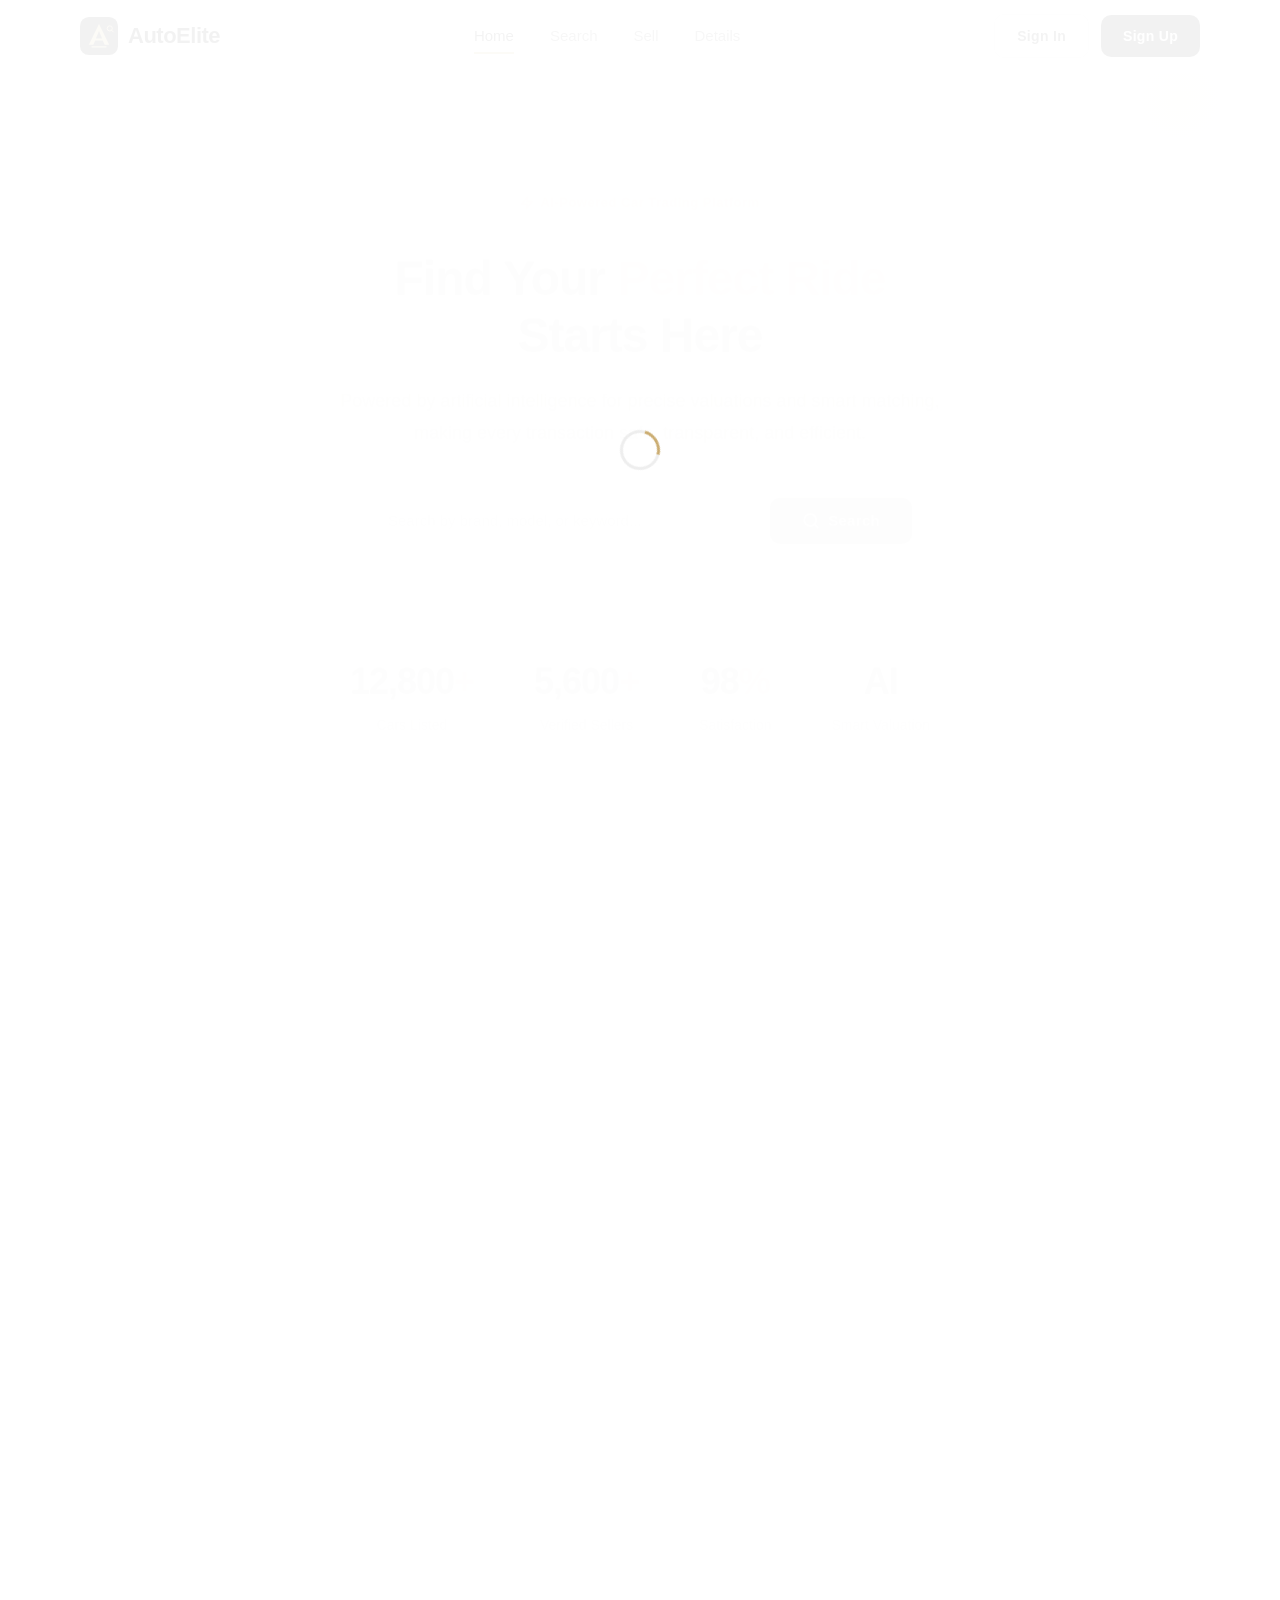
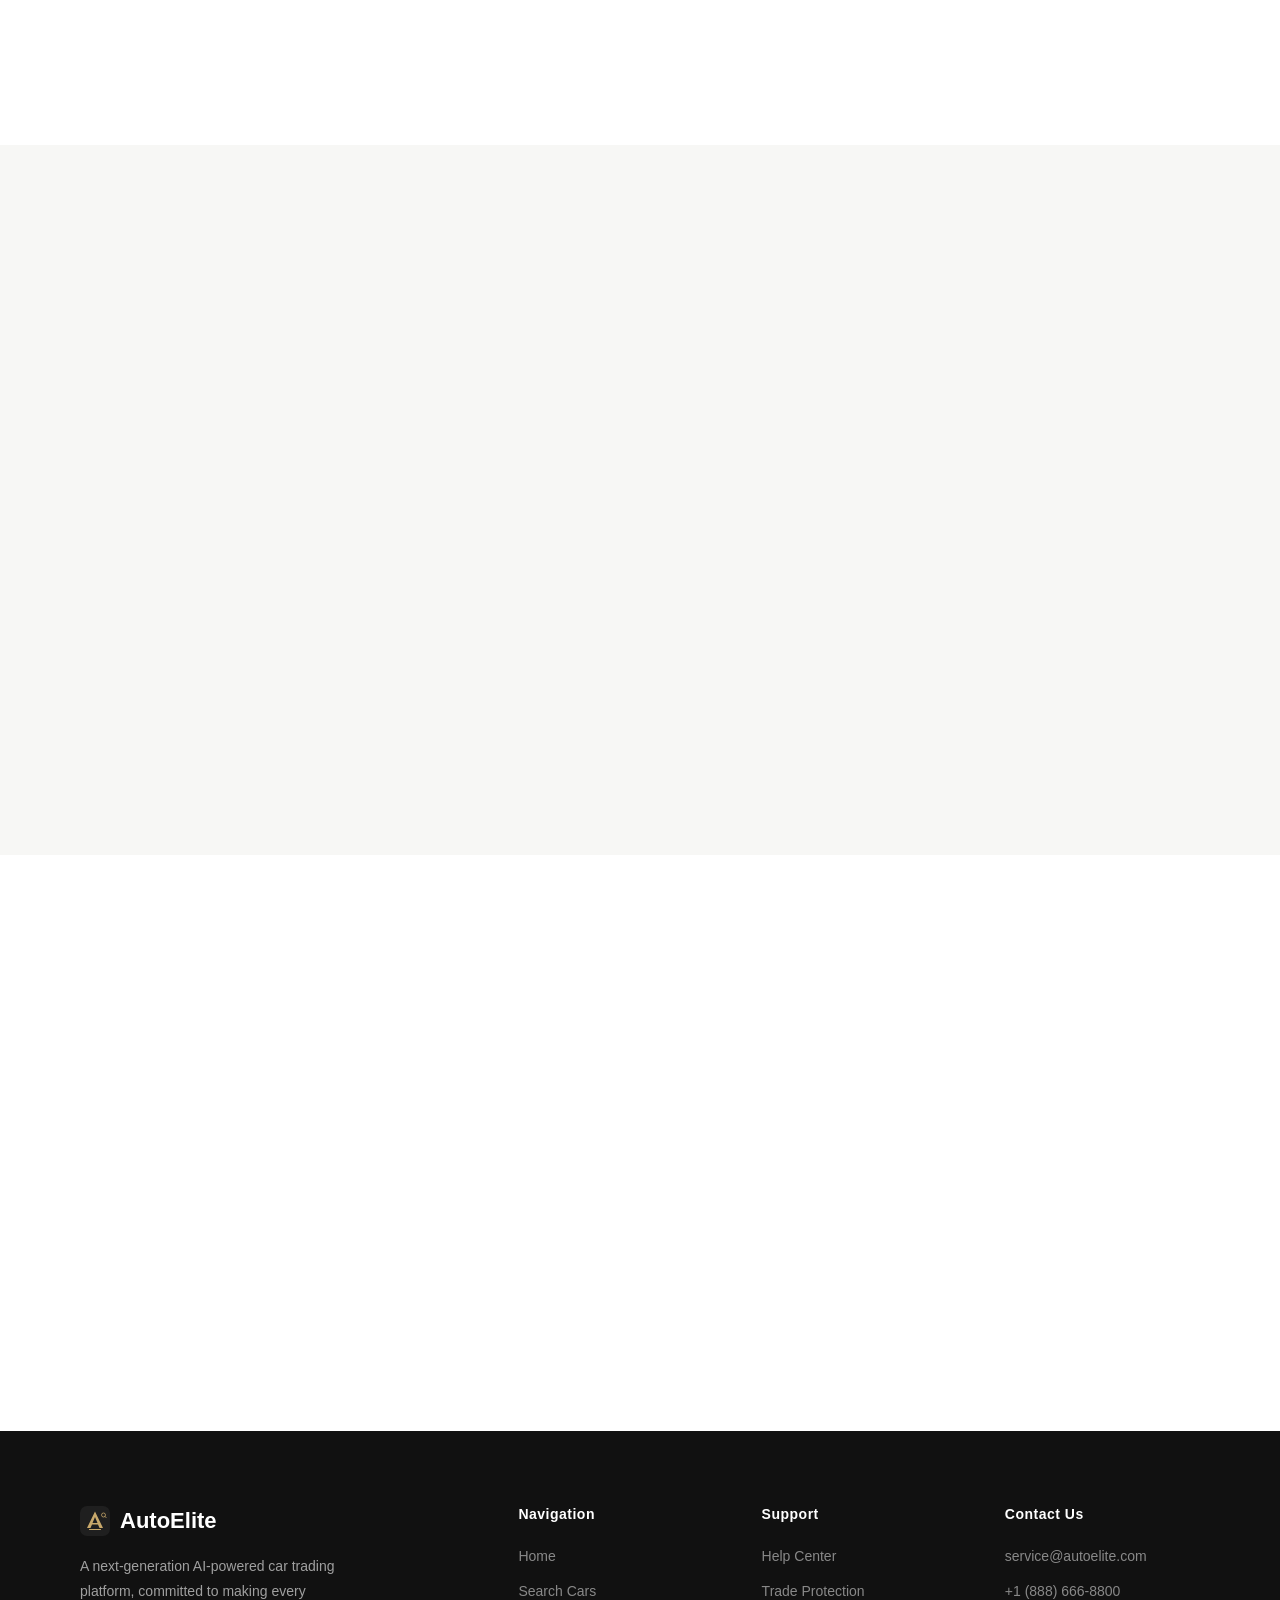
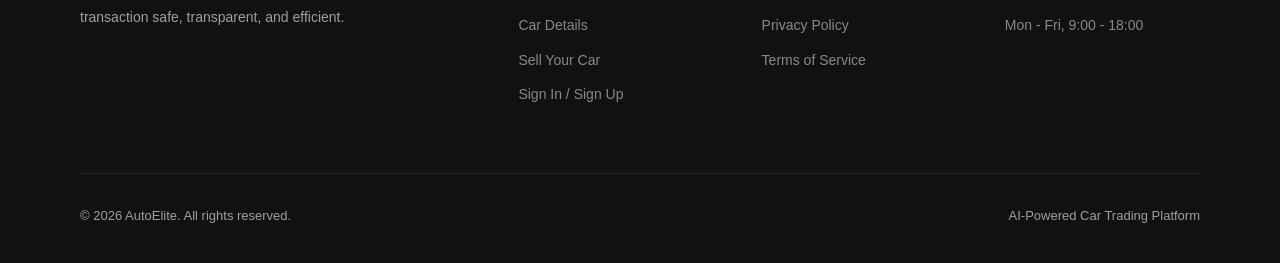
<file: index.html>
<!DOCTYPE html>
<html lang="en">
<head>
  <meta charset="UTF-8">
  <meta name="viewport" content="width=device-width, initial-scale=1.0">
  <meta http-equiv="refresh" content="0; url=Chen%20Zhuohui/homepage.html">
  <title>AutoElite</title>
</head>
<body>
  <p>Opening <a href="Chen Zhuohui/homepage.html">AutoElite homepage</a>...</p>
</body>
</html>
</file>
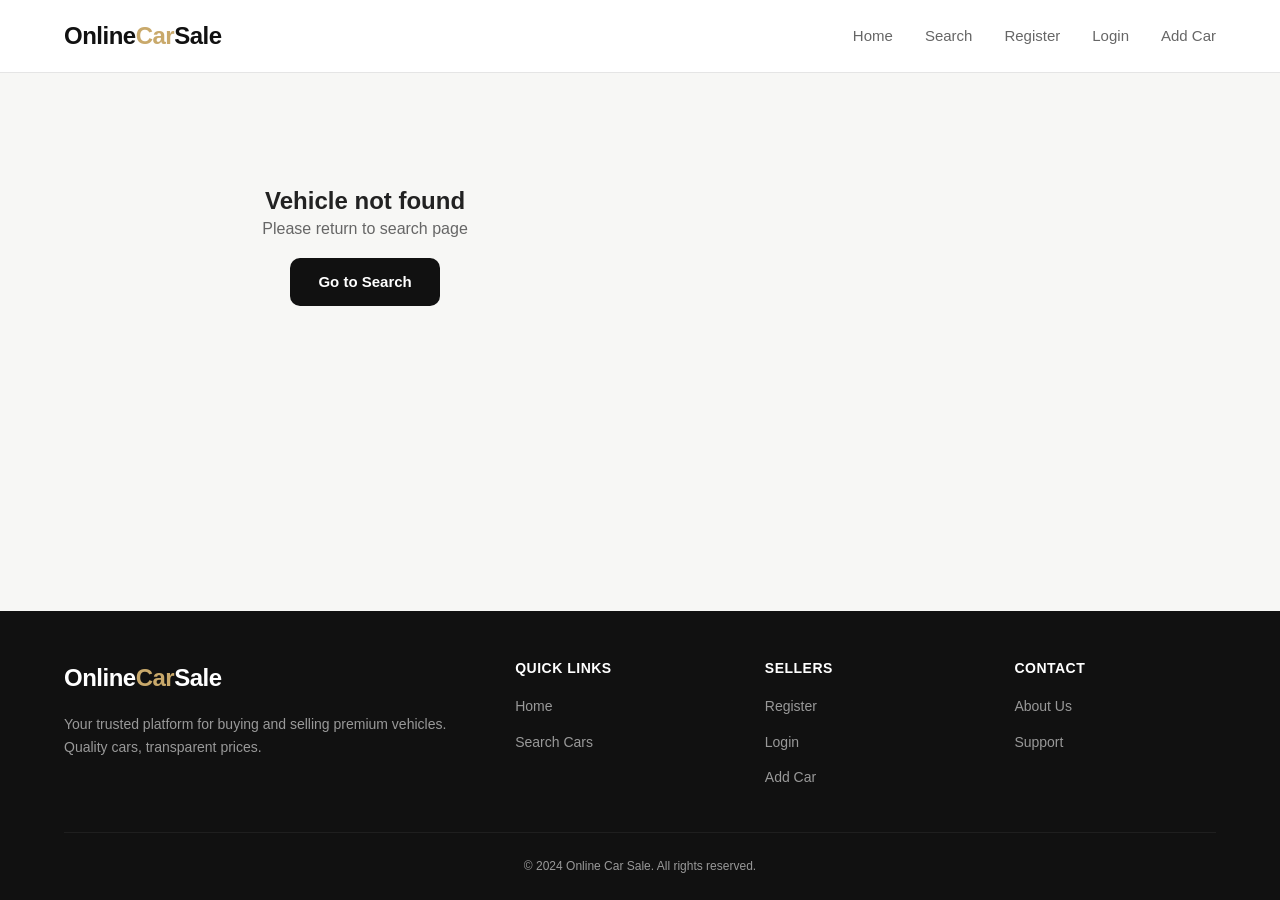
<file: car-detail.html>
<!DOCTYPE html>
<html lang="en">
<head>
  <meta charset="UTF-8">
  <meta name="viewport" content="width=device-width, initial-scale=1.0">
  <title>Vehicle Details - Online Car Sale</title>
  <link rel="stylesheet" href="css/common.css">
</head>
<body>
  <!-- Navigation -->
  <nav class="navbar">
    <div class="container">
      <a href="index.html" class="logo">Online<span>Car</span>Sale</a>
      <button class="mobile-menu-btn" aria-label="Toggle menu">
        <span></span>
        <span></span>
        <span></span>
      </button>
      <ul class="nav-links">
        <li><a href="index.html">Home</a></li>
        <li><a href="search.html">Search</a></li>
        <li><a href="seller-registration.html">Register</a></li>
        <li><a href="login.html">Login</a></li>
        <li><a href="add-car.html">Add Car</a></li>
      </ul>
    </div>
  </nav>

  <!-- Detail Section -->
  <section class="detail-section">
    <div class="container">
      <div class="detail-grid" id="detailContainer">
        <div>
          <img id="carImage" src="" alt="" class="detail-image">
        </div>
        <div class="detail-info">
          <h1 id="carModel">Loading...</h1>
          <div class="detail-price" id="carPrice">-</div>
          <div class="detail-specs">
            <div class="spec-item">
              <div class="spec-label">Year</div>
              <div class="spec-value" id="carYear">-</div>
            </div>
            <div class="spec-item">
              <div class="spec-label">Color</div>
              <div class="spec-value" id="carColor">-</div>
            </div>
            <div class="spec-item">
              <div class="spec-label">Location</div>
              <div class="spec-value" id="carLocation">-</div>
            </div>
            <div class="spec-item">
              <div class="spec-label">ID</div>
              <div class="spec-value" id="carId">-</div>
            </div>
          </div>
          <p id="carDescription" style="margin-bottom: 24px; line-height: 1.7;"></p>
          <div class="detail-actions">
            <a href="search.html" class="btn btn-secondary">Back to Search</a>
            <button class="btn btn-primary">Contact Seller</button>
          </div>
        </div>
      </div>
    </div>
  </section>

  <!-- Footer -->
  <footer class="footer">
    <div class="container">
      <div class="footer-content">
        <div class="footer-brand">
          <a href="index.html" class="logo">Online<span>Car</span>Sale</a>
          <p>Your trusted platform for buying and selling premium vehicles. Quality cars, transparent prices.</p>
        </div>
        <div class="footer-links">
          <h4>Quick Links</h4>
          <ul>
            <li><a href="index.html">Home</a></li>
            <li><a href="search.html">Search Cars</a></li>
          </ul>
        </div>
        <div class="footer-links">
          <h4>Sellers</h4>
          <ul>
            <li><a href="seller-registration.html">Register</a></li>
            <li><a href="login.html">Login</a></li>
            <li><a href="add-car.html">Add Car</a></li>
          </ul>
        </div>
        <div class="footer-links">
          <h4>Contact</h4>
          <ul>
            <li><a href="#">About Us</a></li>
            <li><a href="#">Support</a></li>
          </ul>
        </div>
      </div>
      <div class="footer-bottom">
        <p>&copy; 2024 Online Car Sale. All rights reserved.</p>
      </div>
    </div>
  </footer>

  <script src="js/common.js"></script>
  <script>
    document.addEventListener('DOMContentLoaded', function() {
      const urlParams = new URLSearchParams(window.location.search);
      const carId = urlParams.get('id');

      if (!carId) {
        document.getElementById('detailContainer').innerHTML = '<div style="text-align:center;padding:64px 0;"><h3>Vehicle not found</h3><p>Please return to search page</p><a href="search.html" class="btn btn-primary" style="margin-top:16px;">Go to Search</a></div>';
        return;
      }

      const cars = JSON.parse(localStorage.getItem('carListings')) || [];
      const car = cars.find(c => c.id === parseInt(carId));

      if (!car) {
        document.getElementById('detailContainer').innerHTML = '<div style="text-align:center;padding:64px 0;"><h3>Vehicle not found</h3><p>The vehicle you are looking for does not exist</p><a href="search.html" class="btn btn-primary" style="margin-top:16px;">Go to Search</a></div>';
        return;
      }

      document.getElementById('carImage').src = car.image;
      document.getElementById('carImage').alt = car.model;
      document.getElementById('carModel').textContent = car.model;
      document.getElementById('carPrice').textContent = '¥' + car.price.toLocaleString();
      document.getElementById('carYear').textContent = car.year;
      document.getElementById('carColor').textContent = car.color;
      document.getElementById('carLocation').textContent = car.location;
      document.getElementById('carId').textContent = '#' + car.id;
      document.getElementById('carDescription').textContent = car.description || 'No description available.';
    });
  </script>
</body>
</html>
</file>
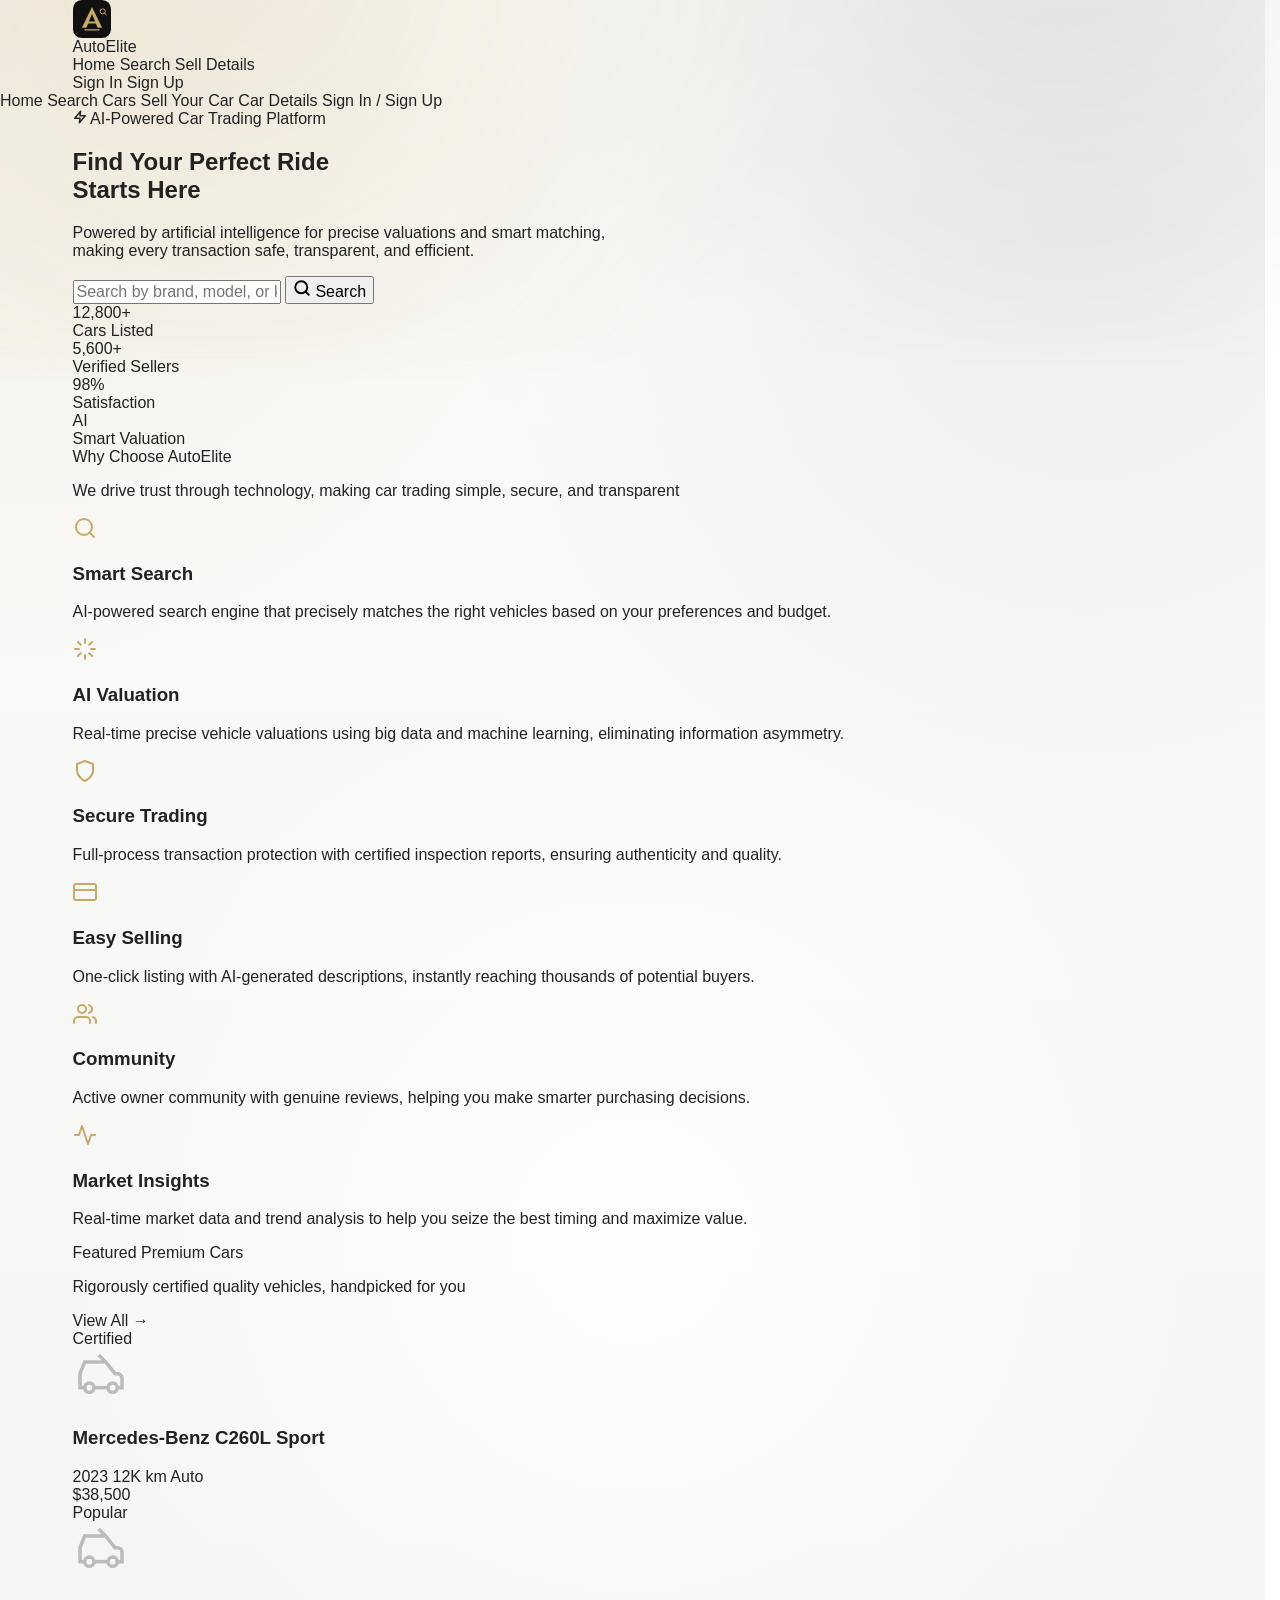
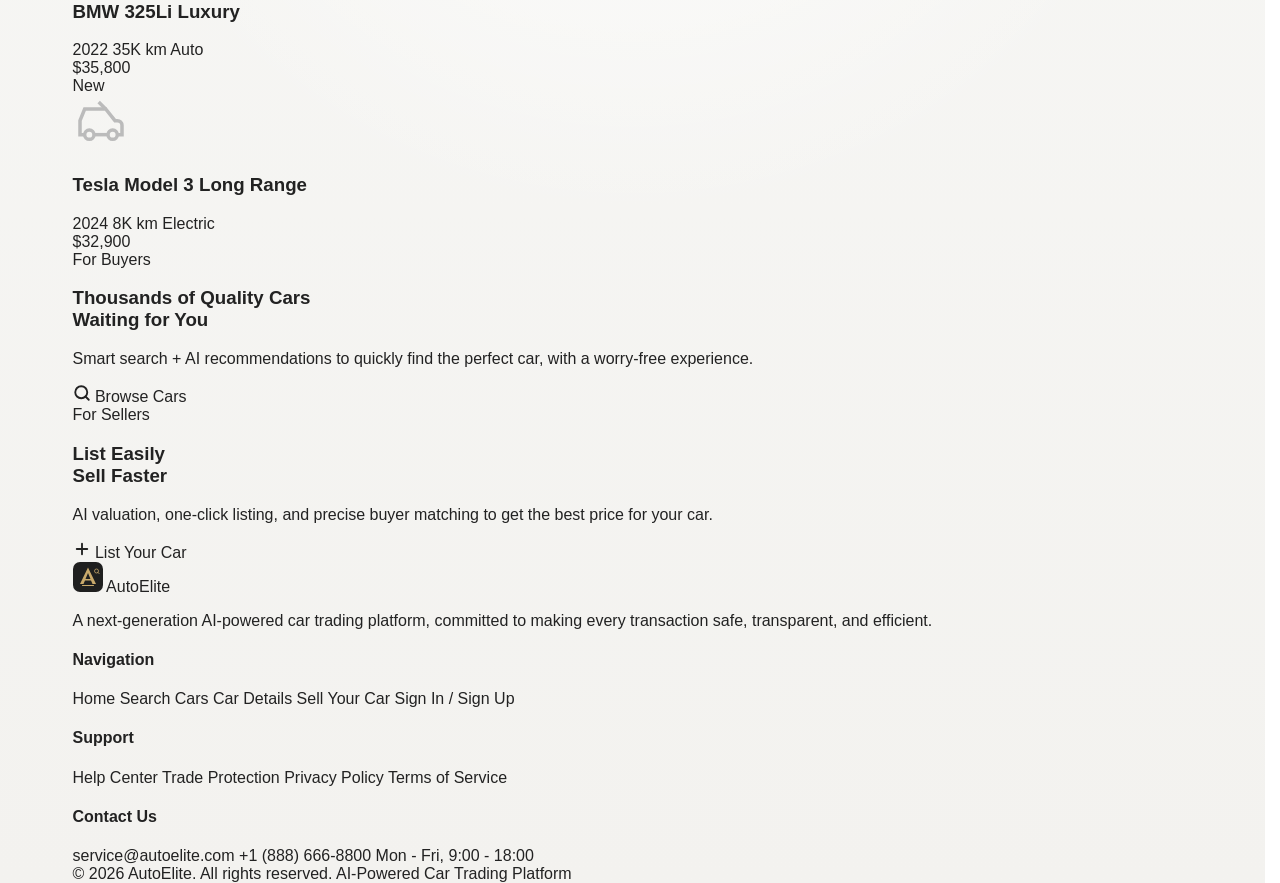
<file: homepage.html>
<!DOCTYPE html>
<html lang="en">
<head>
  <meta charset="UTF-8">
  <meta name="viewport" content="width=device-width, initial-scale=1.0">
  <title>AutoElite - AI-Powered Car Trading Platform</title>
  <link rel="stylesheet" href="styles.css">
  <style>
    /* Page-specific styles */
    .nav-logo-svg { display: flex; align-items: center; gap: 10px; }
  </style>
</head>
<body>

  <!-- Page Loader -->
  <div class="page-loader" id="pageLoader">
    <div class="loader-spinner"></div>
  </div>

  <!-- ========== Navbar ========== -->
  <nav class="navbar" id="navbar">
    <div class="container">
      <a href="homepage.html" class="nav-logo">
        <svg class="nav-logo-svg" width="38" height="38" viewBox="0 0 120 120" fill="none" xmlns="http://www.w3.org/2000/svg">
          <rect width="120" height="120" rx="28" fill="#111111"/>
          <path d="M60 22L28 88h14l6-14h24l6 14h14L60 22zm0 22l10 24H50l10-24z" fill="#C9A96B"/>
          <path d="M38 94h44" stroke="#C9A96B" stroke-width="4" stroke-linecap="round"/>
          <circle cx="94" cy="36" r="8" fill="none" stroke="#C9A96B" stroke-width="3"/>
          <path d="M99 41l6 6" stroke="#C9A96B" stroke-width="3" stroke-linecap="round"/>
        </svg>
        AutoElite
      </a>

      <div class="nav-links">
        <a href="homepage.html" class="active">Home</a>
        <a href="search.html">Search</a>
        <a href="sell.html">Sell</a>
        <a href="detail.html">Details</a>
      </div>

      <div class="nav-actions">
        <a href="auth.html" class="btn btn-sm btn-outline">Sign In</a>
        <a href="auth.html" class="btn btn-sm btn-primary">Sign Up</a>
      </div>

      <div class="hamburger" id="hamburger">
        <span></span>
        <span></span>
        <span></span>
      </div>
    </div>
  </nav>

  <!-- Mobile Nav -->
  <div class="mobile-nav" id="mobileNav">
    <a href="homepage.html">Home</a>
    <a href="search.html">Search Cars</a>
    <a href="sell.html">Sell Your Car</a>
    <a href="detail.html">Car Details</a>
    <a href="auth.html">Sign In / Sign Up</a>
  </div>

  <!-- ========== Hero ========== -->
  <section class="hero">
    <div class="container">
      <div class="hero-content fade-in">
        <div class="hero-tag">
          <svg width="14" height="14" viewBox="0 0 24 24" fill="none" stroke="currentColor" stroke-width="2.5" stroke-linecap="round" stroke-linejoin="round"><polygon points="13 2 3 14 12 14 11 22 21 10 12 10 13 2"/></svg>
          AI-Powered Car Trading Platform
        </div>
        <h1>Find Your <span class="accent">Perfect Ride</span><br>Starts Here</h1>
        <p>Powered by artificial intelligence for precise valuations and smart matching,<br>making every transaction safe, transparent, and efficient.</p>

        <form class="hero-search" action="search.html" method="get">
          <input type="text" class="input" placeholder="Search by brand, model, or keyword..." name="q">
          <button type="submit" class="btn btn-primary">
            <svg width="18" height="18" viewBox="0 0 24 24" fill="none" stroke="currentColor" stroke-width="2.5" stroke-linecap="round" stroke-linejoin="round"><circle cx="11" cy="11" r="8"/><path d="m21 21-4.35-4.35"/></svg>
            Search
          </button>
        </form>
      </div>

      <div class="hero-stats fade-in">
        <div class="hero-stat">
          <div class="number">12,800<span class="accent">+</span></div>
          <div class="label">Cars Listed</div>
        </div>
        <div class="hero-stat">
          <div class="number">5,600<span class="accent">+</span></div>
          <div class="label">Verified Sellers</div>
        </div>
        <div class="hero-stat">
          <div class="number">98<span class="accent">%</span></div>
          <div class="label">Satisfaction</div>
        </div>
        <div class="hero-stat">
          <div class="number">AI</div>
          <div class="label">Smart Valuation</div>
        </div>
      </div>
    </div>
  </section>

  <!-- ========== Features / 业务简介 ========== -->
  <section class="features" id="features">
    <div class="container">
      <div class="features-header fade-in">
        <div class="section-title">Why Choose <span class="accent">AutoElite</span></div>
        <p class="section-subtitle">We drive trust through technology, making car trading simple, secure, and transparent</p>
      </div>

      <div class="features-grid">
        <!-- Card 1 -->
        <div class="feature-card fade-in fade-in-delay-1">
          <div class="feature-icon">
            <svg width="24" height="24" viewBox="0 0 24 24" fill="none" stroke="#C9A96B" stroke-width="2" stroke-linecap="round" stroke-linejoin="round"><circle cx="11" cy="11" r="8"/><path d="m21 21-4.35-4.35"/></svg>
          </div>
          <h3>Smart Search</h3>
          <p>AI-powered search engine that precisely matches the right vehicles based on your preferences and budget.</p>
        </div>
        <!-- Card 2 -->
        <div class="feature-card fade-in fade-in-delay-2">
          <div class="feature-icon">
            <svg width="24" height="24" viewBox="0 0 24 24" fill="none" stroke="#C9A96B" stroke-width="2" stroke-linecap="round" stroke-linejoin="round"><path d="M12 2v4m0 12v4M4.93 4.93l2.83 2.83m8.48 8.48 2.83 2.83M2 12h4m12 0h4M4.93 19.07l2.83-2.83m8.48-8.48 2.83-2.83"/></svg>
          </div>
          <h3>AI Valuation</h3>
          <p>Real-time precise vehicle valuations using big data and machine learning, eliminating information asymmetry.</p>
        </div>
        <!-- Card 3 -->
        <div class="feature-card fade-in fade-in-delay-3">
          <div class="feature-icon">
            <svg width="24" height="24" viewBox="0 0 24 24" fill="none" stroke="#C9A96B" stroke-width="2" stroke-linecap="round" stroke-linejoin="round"><path d="M12 22s8-4 8-10V5l-8-3-8 3v7c0 6 8 10 8 10z"/></svg>
          </div>
          <h3>Secure Trading</h3>
          <p>Full-process transaction protection with certified inspection reports, ensuring authenticity and quality.</p>
        </div>
        <!-- Card 4 -->
        <div class="feature-card fade-in fade-in-delay-1">
          <div class="feature-icon">
            <svg width="24" height="24" viewBox="0 0 24 24" fill="none" stroke="#C9A96B" stroke-width="2" stroke-linecap="round" stroke-linejoin="round"><rect x="1" y="4" width="22" height="16" rx="2" ry="2"/><line x1="1" y1="10" x2="23" y2="10"/></svg>
          </div>
          <h3>Easy Selling</h3>
          <p>One-click listing with AI-generated descriptions, instantly reaching thousands of potential buyers.</p>
        </div>
        <!-- Card 5 -->
        <div class="feature-card fade-in fade-in-delay-2">
          <div class="feature-icon">
            <svg width="24" height="24" viewBox="0 0 24 24" fill="none" stroke="#C9A96B" stroke-width="2" stroke-linecap="round" stroke-linejoin="round"><path d="M17 21v-2a4 4 0 0 0-4-4H5a4 4 0 0 0-4 4v2"/><circle cx="9" cy="7" r="4"/><path d="M23 21v-2a4 4 0 0 0-3-3.87"/><path d="M16 3.13a4 4 0 0 1 0 7.75"/></svg>
          </div>
          <h3>Community</h3>
          <p>Active owner community with genuine reviews, helping you make smarter purchasing decisions.</p>
        </div>
        <!-- Card 6 -->
        <div class="feature-card fade-in fade-in-delay-3">
          <div class="feature-icon">
            <svg width="24" height="24" viewBox="0 0 24 24" fill="none" stroke="#C9A96B" stroke-width="2" stroke-linecap="round" stroke-linejoin="round"><polyline points="22 12 18 12 15 21 9 3 6 12 2 12"/></svg>
          </div>
          <h3>Market Insights</h3>
          <p>Real-time market data and trend analysis to help you seize the best timing and maximize value.</p>
        </div>
      </div>
    </div>
  </section>

  <!-- ========== Featured Cars / 精选车辆 ========== -->
  <section class="featured-cars" id="cars">
    <div class="container">
      <div class="featured-header fade-in">
        <div>
          <div class="section-title">Featured <span class="accent">Premium Cars</span></div>
          <p class="section-subtitle">Rigorously certified quality vehicles, handpicked for you</p>
        </div>
        <a href="search.html" class="btn btn-outline btn-sm">View All &rarr;</a>
      </div>

      <div class="car-grid">
        <!-- Car 1 -->
        <a href="detail.html" class="car-card fade-in fade-in-delay-1">
          <div class="car-image">
            <span class="car-badge">Certified</span>
            <div class="car-placeholder">
              <svg width="56" height="56" viewBox="0 0 24 24" fill="none" stroke="#BBB" stroke-width="1.5"><path d="M7 17m-2 0a2 2 0 1 0 4 0a2 2 0 1 0-4 0"/><path d="M17 17m-2 0a2 2 0 1 0 4 0a2 2 0 1 0-4 0"/><path d="M5 17H3v-6l2-5h9l4 5h1a2 2 0 0 1 2 2v4h-2"/><path d="M9 17h6"/><path d="M14 6l-3-3"/></svg>
            </div>
          </div>
          <div class="car-info">
            <h3>Mercedes-Benz C260L Sport</h3>
            <div class="car-meta">
              <span>2023</span>
              <span>12K km</span>
              <span>Auto</span>
            </div>
            <div class="car-price">$38,500<span class="unit"></span></div>
          </div>
        </a>
        <!-- Car 2 -->
        <a href="detail.html" class="car-card fade-in fade-in-delay-2">
          <div class="car-image">
            <span class="car-badge">Popular</span>
            <div class="car-placeholder">
              <svg width="56" height="56" viewBox="0 0 24 24" fill="none" stroke="#BBB" stroke-width="1.5"><path d="M7 17m-2 0a2 2 0 1 0 4 0a2 2 0 1 0-4 0"/><path d="M17 17m-2 0a2 2 0 1 0 4 0a2 2 0 1 0-4 0"/><path d="M5 17H3v-6l2-5h9l4 5h1a2 2 0 0 1 2 2v4h-2"/><path d="M9 17h6"/><path d="M14 6l-3-3"/></svg>
            </div>
          </div>
          <div class="car-info">
            <h3>BMW 325Li Luxury</h3>
            <div class="car-meta">
              <span>2022</span>
              <span>35K km</span>
              <span>Auto</span>
            </div>
            <div class="car-price">$35,800<span class="unit"></span></div>
          </div>
        </a>
        <!-- Car 3 -->
        <a href="detail.html" class="car-card fade-in fade-in-delay-3">
          <div class="car-image">
            <span class="car-badge">New</span>
            <div class="car-placeholder">
              <svg width="56" height="56" viewBox="0 0 24 24" fill="none" stroke="#BBB" stroke-width="1.5"><path d="M7 17m-2 0a2 2 0 1 0 4 0a2 2 0 1 0-4 0"/><path d="M17 17m-2 0a2 2 0 1 0 4 0a2 2 0 1 0-4 0"/><path d="M5 17H3v-6l2-5h9l4 5h1a2 2 0 0 1 2 2v4h-2"/><path d="M9 17h6"/><path d="M14 6l-3-3"/></svg>
            </div>
          </div>
          <div class="car-info">
            <h3>Tesla Model 3 Long Range</h3>
            <div class="car-meta">
              <span>2024</span>
              <span>8K km</span>
              <span>Electric</span>
            </div>
            <div class="car-price">$32,900<span class="unit"></span></div>
          </div>
        </a>
      </div>
    </div>
  </section>

  <!-- ========== CTA Section ========== -->
  <section class="cta-section">
    <div class="container">
      <div class="cta-grid">
        <!-- Buyer CTA -->
        <div class="cta-card buyer fade-in fade-in-delay-1">
          <span class="cta-tag">For Buyers</span>
          <h3>Thousands of Quality Cars<br>Waiting for You</h3>
          <p>Smart search + AI recommendations to quickly find the perfect car, with a worry-free experience.</p>
          <a href="search.html" class="btn">
            <svg width="18" height="18" viewBox="0 0 24 24" fill="none" stroke="currentColor" stroke-width="2.5" stroke-linecap="round" stroke-linejoin="round"><circle cx="11" cy="11" r="8"/><path d="m21 21-4.35-4.35"/></svg>
            Browse Cars
          </a>
        </div>
        <!-- Seller CTA -->
        <div class="cta-card seller fade-in fade-in-delay-2">
          <span class="cta-tag">For Sellers</span>
          <h3>List Easily<br>Sell Faster</h3>
          <p>AI valuation, one-click listing, and precise buyer matching to get the best price for your car.</p>
          <a href="sell.html" class="btn btn-primary">
            <svg width="18" height="18" viewBox="0 0 24 24" fill="none" stroke="currentColor" stroke-width="2.5" stroke-linecap="round" stroke-linejoin="round"><path d="M12 5v14"/><path d="M5 12h14"/></svg>
            List Your Car
          </a>
        </div>
      </div>
    </div>
  </section>

  <!-- ========== Footer ========== -->
  <footer class="footer">
    <div class="container">
      <div class="footer-grid">
        <div class="footer-brand">
          <div class="footer-logo">
            <svg width="30" height="30" viewBox="0 0 120 120" fill="none" xmlns="http://www.w3.org/2000/svg">
              <rect width="120" height="120" rx="28" fill="#1F1F1F"/>
              <path d="M60 22L28 88h14l6-14h24l6 14h14L60 22zm0 22l10 24H50l10-24z" fill="#C9A96B"/>
              <path d="M38 94h44" stroke="#C9A96B" stroke-width="4" stroke-linecap="round"/>
              <circle cx="94" cy="36" r="8" fill="none" stroke="#C9A96B" stroke-width="3"/>
              <path d="M99 41l6 6" stroke="#C9A96B" stroke-width="3" stroke-linecap="round"/>
            </svg>
            AutoElite
          </div>
          <p>A next-generation AI-powered car trading platform, committed to making every transaction safe, transparent, and efficient.</p>
        </div>

        <div class="footer-col">
          <h4>Navigation</h4>
          <a href="homepage.html">Home</a>
          <a href="search.html">Search Cars</a>
          <a href="detail.html">Car Details</a>
          <a href="sell.html">Sell Your Car</a>
          <a href="auth.html">Sign In / Sign Up</a>
        </div>

        <div class="footer-col">
          <h4>Support</h4>
          <a href="#">Help Center</a>
          <a href="#">Trade Protection</a>
          <a href="#">Privacy Policy</a>
          <a href="#">Terms of Service</a>
        </div>

        <div class="footer-col">
          <h4>Contact Us</h4>
          <a href="#">service@autoelite.com</a>
          <a href="#">+1 (888) 666-8800</a>
          <a href="#">Mon - Fri, 9:00 - 18:00</a>
        </div>
      </div>

      <div class="footer-bottom">
        <span>&copy; 2026 AutoElite. All rights reserved.</span>
        <span>AI-Powered Car Trading Platform</span>
      </div>
    </div>
  </footer>

  <!-- ========== JavaScript ========== -->
  <script>
    // --- Page Loader ---
    window.addEventListener('load', () => {
      document.getElementById('pageLoader').classList.add('hidden');
    });

    // --- Navbar scroll effect ---
    const navbar = document.getElementById('navbar');
    window.addEventListener('scroll', () => {
      navbar.classList.toggle('scrolled', window.scrollY > 20);
    });

    // --- Hamburger Menu ---
    const hamburger = document.getElementById('hamburger');
    const mobileNav = document.getElementById('mobileNav');

    hamburger.addEventListener('click', () => {
      hamburger.classList.toggle('active');
      mobileNav.classList.toggle('active');
      document.body.style.overflow = mobileNav.classList.contains('active') ? 'hidden' : '';
    });

    // Close mobile nav on link click
    mobileNav.querySelectorAll('a').forEach(link => {
      link.addEventListener('click', () => {
        hamburger.classList.remove('active');
        mobileNav.classList.remove('active');
        document.body.style.overflow = '';
      });
    });

    // --- Scroll Fade-In Animation ---
    const observerOptions = {
      threshold: 0.15,
      rootMargin: '0px 0px -40px 0px'
    };

    const observer = new IntersectionObserver((entries) => {
      entries.forEach(entry => {
        if (entry.isIntersecting) {
          entry.target.classList.add('visible');
          observer.unobserve(entry.target);
        }
      });
    }, observerOptions);

    document.querySelectorAll('.fade-in').forEach(el => observer.observe(el));
  </script>
</body>
</html>
</file>
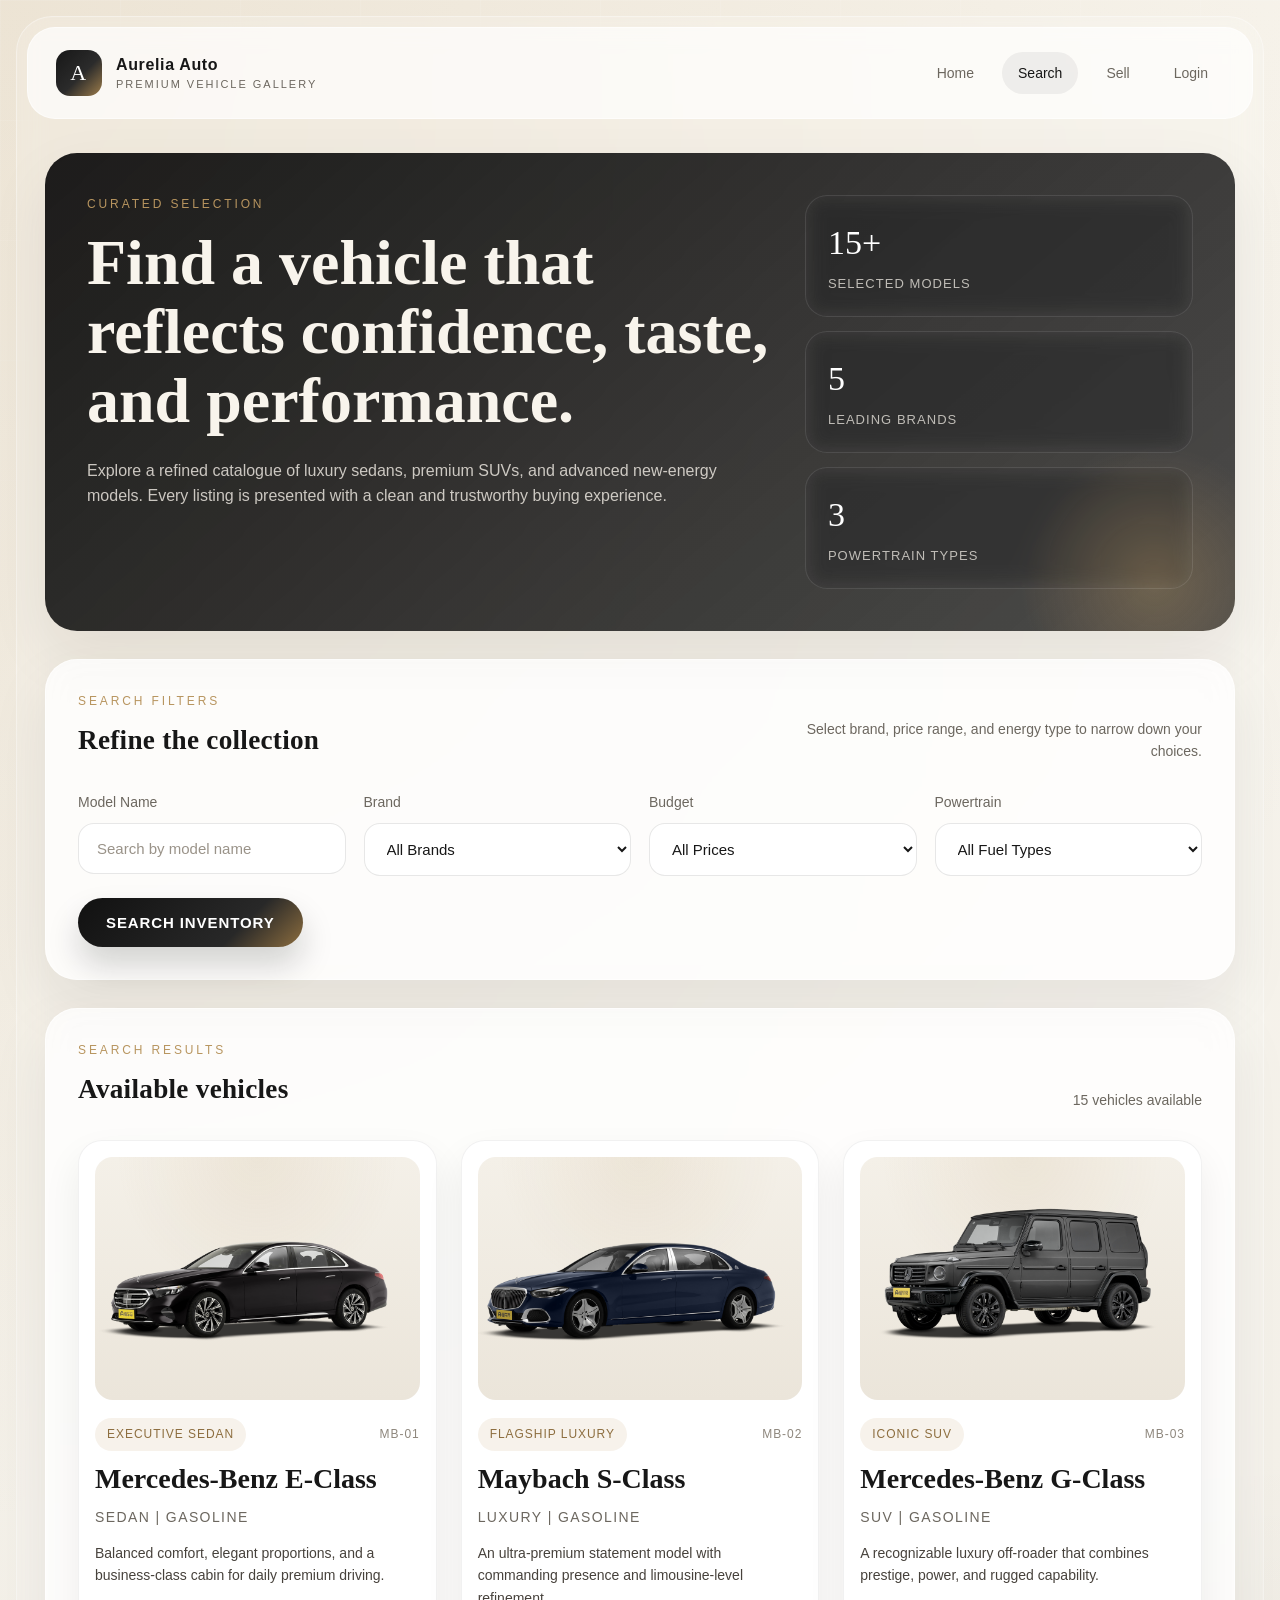
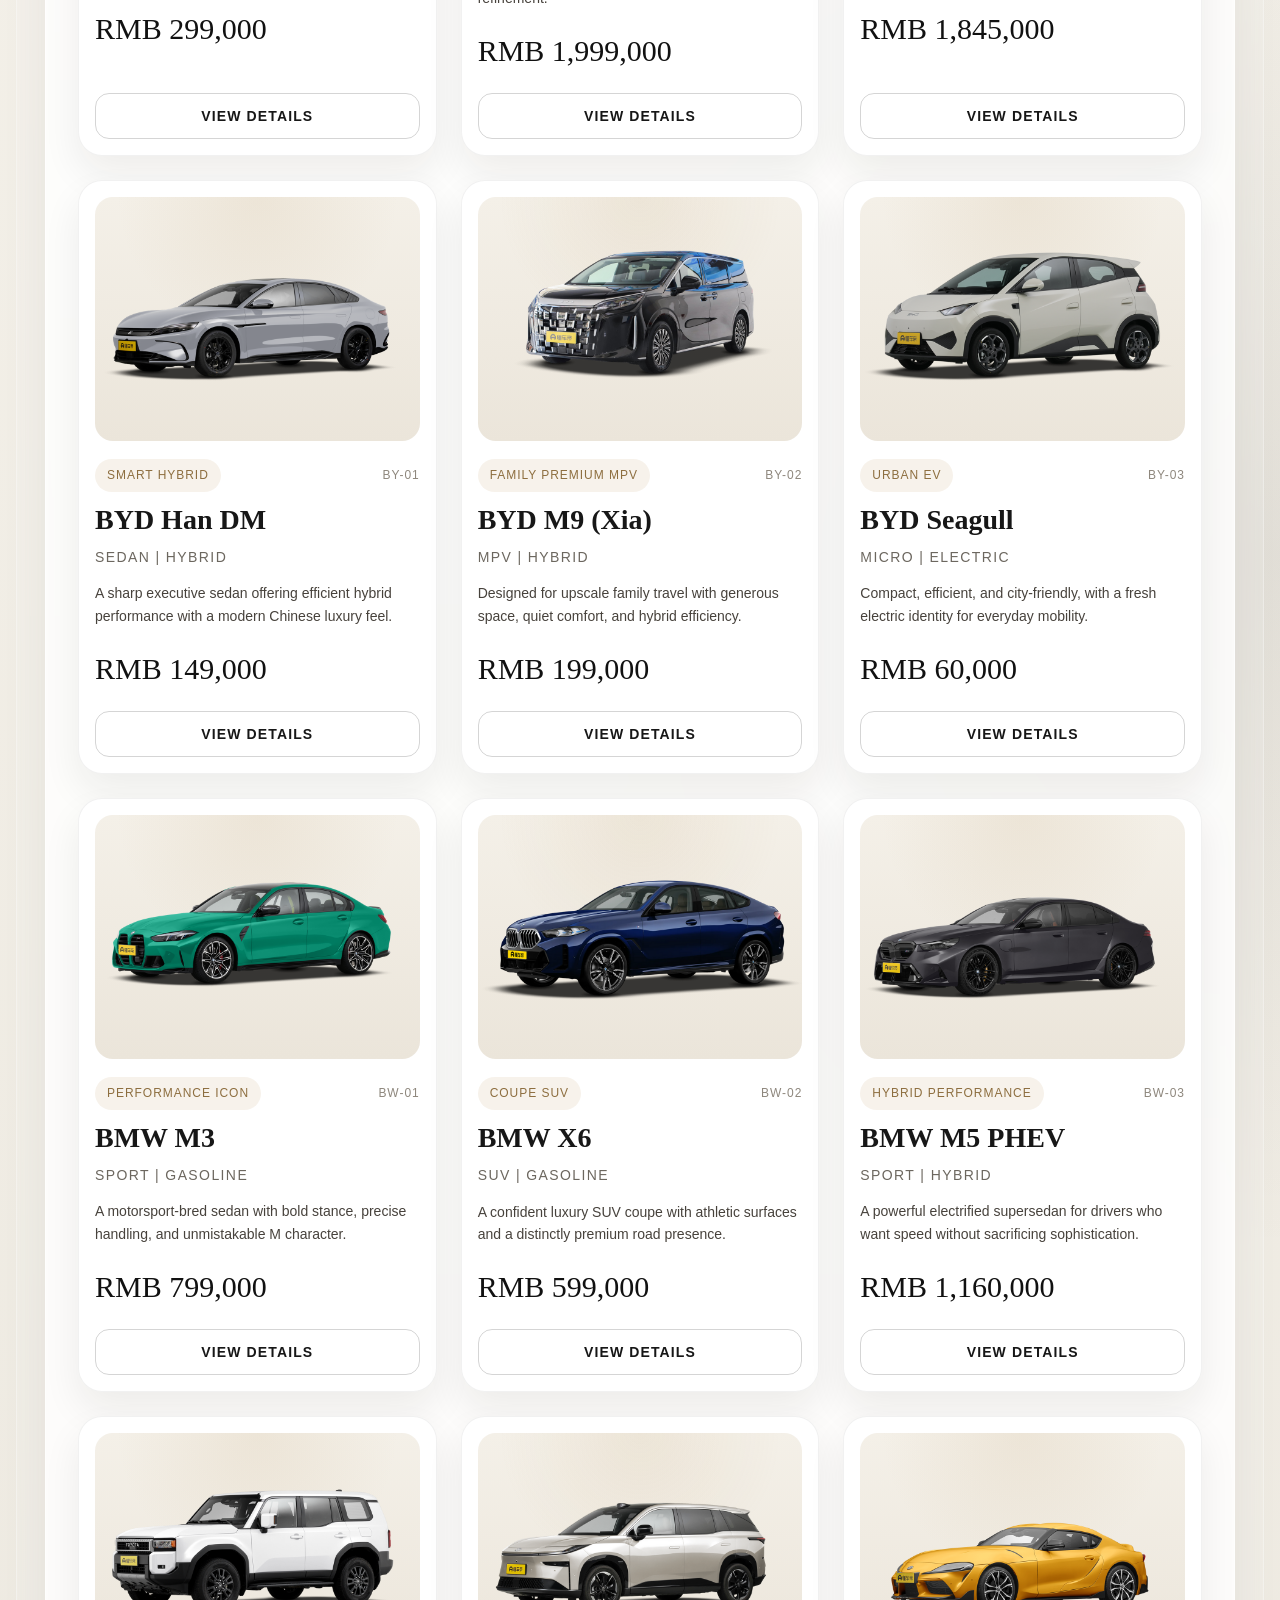
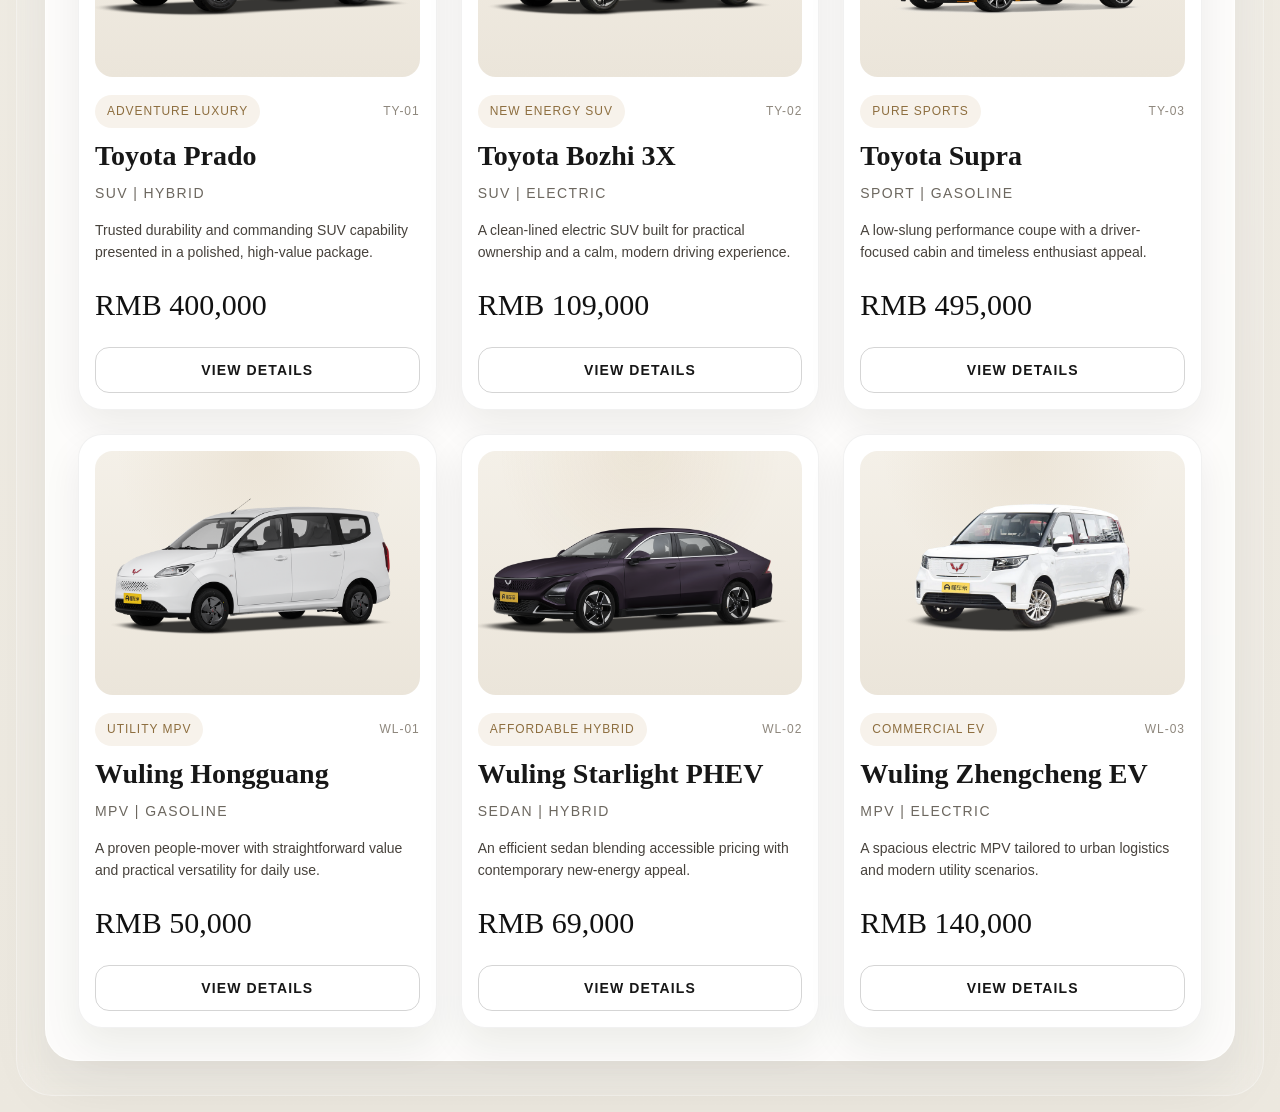
<file: Bi Qinzhi/search.html>
<!DOCTYPE html>
<html lang="en">
<head>
    <meta charset="UTF-8">
    <meta name="viewport" content="width=device-width, initial-scale=1.0">
    <title>Premium Car Search</title>
    <link rel="stylesheet" href="search.css">
</head>
<body>
    <div class="page-shell">
        <nav class="navbar">
            <a href="../Chen Zhuohui/homepage.html" class="nav-brand">
                <span class="brand-mark">A</span>
                <div class="brand-copy">
                    <strong>Aurelia Auto</strong>
                    <span>Premium Vehicle Gallery</span>
                </div>
            </a>
            <div class="nav-links">
                <a href="../Chen Zhuohui/homepage.html">Home</a>
                <a href="search.html" class="is-active">Search</a>
                <a href="../Liu Ruoqi/add-car.html">Sell</a>
                <a href="../Liu Ruoqi/login.html">Login</a>
            </div>
        </nav>

        <main class="search-container">
            <section class="hero-panel">
                <div class="hero-copy">
                    <p class="eyebrow">Curated Selection</p>
                    <h1 class="page-title">Find a vehicle that reflects confidence, taste, and performance.</h1>
                    <p class="page-subtitle">
                        Explore a refined catalogue of luxury sedans, premium SUVs, and advanced new-energy models.
                        Every listing is presented with a clean and trustworthy buying experience.
                    </p>
                </div>
                <div class="hero-metrics">
                    <div class="metric-card">
                        <span class="metric-value">15+</span>
                        <span class="metric-label">Selected Models</span>
                    </div>
                    <div class="metric-card">
                        <span class="metric-value">5</span>
                        <span class="metric-label">Leading Brands</span>
                    </div>
                    <div class="metric-card">
                        <span class="metric-value">3</span>
                        <span class="metric-label">Powertrain Types</span>
                    </div>
                </div>
            </section>

            <form class="search-form" id="searchForm">
                <div class="search-form-header">
                    <div>
                        <p class="form-kicker">Search Filters</p>
                        <h2>Refine the collection</h2>
                    </div>
                    <p class="form-note">Select brand, price range, and energy type to narrow down your choices.</p>
                </div>

                <div class="search-filters">
                    <label class="filter-group" for="nameInput">
                        <span>Model Name</span>
                        <input class="filter-input" id="nameInput" type="text" placeholder="Search by model name">
                    </label>

                    <label class="filter-group" for="brandSelect">
                        <span>Brand</span>
                        <select class="filter-select" id="brandSelect">
                            <option value="all">All Brands</option>
                            <option value="mercedes">Mercedes-Benz</option>
                            <option value="byd">BYD</option>
                            <option value="toyota">Toyota</option>
                            <option value="bmw">BMW</option>
                            <option value="wuling">Wuling</option>
                            <option value="seller">Seller Listings</option>
                        </select>
                    </label>

                    <label class="filter-group" for="priceSelect">
                        <span>Budget</span>
                        <select class="filter-select" id="priceSelect">
                            <option value="all">All Prices</option>
                            <option value="low">Under 100k</option>
                            <option value="mid">100k - 300k</option>
                            <option value="high">Over 300k</option>
                        </select>
                    </label>

                    <label class="filter-group" for="fuelSelect">
                        <span>Powertrain</span>
                        <select class="filter-select" id="fuelSelect">
                            <option value="all">All Fuel Types</option>
                            <option value="gasoline">Gasoline</option>
                            <option value="hybrid">Hybrid</option>
                            <option value="electric">Electric</option>
                        </select>
                    </label>
                </div>

                <button type="button" class="btn-primary" id="searchBtn">Search Inventory</button>
            </form>

            <section class="results-section">
                <div class="results-header">
                    <div>
                        <p class="form-kicker">Search Results</p>
                        <h2 class="section-title">Available vehicles</h2>
                    </div>
                    <p class="results-count" id="resultsCount">15 vehicles available</p>
                </div>

                <div class="car-list" id="carList">
                    <article class="car-item" data-brand="mercedes" data-price="mid" data-fuel="gasoline">
                        <div class="car-image-container">
                            <img src="Textures/Bz E.png" alt="Mercedes E-Class">
                        </div>
                        <div class="car-info">
                            <div class="car-topline">
                                <span class="car-badge">Executive Sedan</span>
                                <span class="car-code">MB-01</span>
                            </div>
                            <h3>Mercedes-Benz E-Class</h3>
                            <p class="car-details">Sedan | Gasoline</p>
                            <p class="car-description">Balanced comfort, elegant proportions, and a business-class cabin for daily premium driving.</p>
                            <p class="car-price">RMB 299,000</p>
                            <button class="btn-secondary">View Details</button>
                        </div>
                    </article>

                    <article class="car-item" data-brand="mercedes" data-price="high" data-fuel="gasoline">
                        <div class="car-image-container">
                            <img src="Textures/mbh.png" alt="Maybach S-Class">
                        </div>
                        <div class="car-info">
                            <div class="car-topline">
                                <span class="car-badge">Flagship Luxury</span>
                                <span class="car-code">MB-02</span>
                            </div>
                            <h3>Maybach S-Class</h3>
                            <p class="car-details">Luxury | Gasoline</p>
                            <p class="car-description">An ultra-premium statement model with commanding presence and limousine-level refinement.</p>
                            <p class="car-price">RMB 1,999,000</p>
                            <button class="btn-secondary">View Details</button>
                        </div>
                    </article>

                    <article class="car-item" data-brand="mercedes" data-price="high" data-fuel="gasoline">
                        <div class="car-image-container">
                            <img src="Textures/bz g.png" alt="Mercedes G-Class">
                        </div>
                        <div class="car-info">
                            <div class="car-topline">
                                <span class="car-badge">Iconic SUV</span>
                                <span class="car-code">MB-03</span>
                            </div>
                            <h3>Mercedes-Benz G-Class</h3>
                            <p class="car-details">SUV | Gasoline</p>
                            <p class="car-description">A recognizable luxury off-roader that combines prestige, power, and rugged capability.</p>
                            <p class="car-price">RMB 1,845,000</p>
                            <button class="btn-secondary">View Details</button>
                        </div>
                    </article>

                    <article class="car-item" data-brand="byd" data-price="mid" data-fuel="hybrid">
                        <div class="car-image-container">
                            <img src="Textures/byd h.png" alt="BYD Han DM">
                        </div>
                        <div class="car-info">
                            <div class="car-topline">
                                <span class="car-badge">Smart Hybrid</span>
                                <span class="car-code">BY-01</span>
                            </div>
                            <h3>BYD Han DM</h3>
                            <p class="car-details">Sedan | Hybrid</p>
                            <p class="car-description">A sharp executive sedan offering efficient hybrid performance with a modern Chinese luxury feel.</p>
                            <p class="car-price">RMB 149,000</p>
                            <button class="btn-secondary">View Details</button>
                        </div>
                    </article>

                    <article class="car-item" data-brand="byd" data-price="mid" data-fuel="hybrid">
                        <div class="car-image-container">
                            <img src="Textures/BYD M9.png" alt="BYD M9">
                        </div>
                        <div class="car-info">
                            <div class="car-topline">
                                <span class="car-badge">Family Premium MPV</span>
                                <span class="car-code">BY-02</span>
                            </div>
                            <h3>BYD M9 (Xia)</h3>
                            <p class="car-details">MPV | Hybrid</p>
                            <p class="car-description">Designed for upscale family travel with generous space, quiet comfort, and hybrid efficiency.</p>
                            <p class="car-price">RMB 199,000</p>
                            <button class="btn-secondary">View Details</button>
                        </div>
                    </article>

                    <article class="car-item" data-brand="byd" data-price="low" data-fuel="electric">
                        <div class="car-image-container">
                            <img src="Textures/BYD ho.png" alt="BYD Seagull">
                        </div>
                        <div class="car-info">
                            <div class="car-topline">
                                <span class="car-badge">Urban EV</span>
                                <span class="car-code">BY-03</span>
                            </div>
                            <h3>BYD Seagull</h3>
                            <p class="car-details">Micro | Electric</p>
                            <p class="car-description">Compact, efficient, and city-friendly, with a fresh electric identity for everyday mobility.</p>
                            <p class="car-price">RMB 60,000</p>
                            <button class="btn-secondary">View Details</button>
                        </div>
                    </article>

                    <article class="car-item" data-brand="bmw" data-price="high" data-fuel="gasoline">
                        <div class="car-image-container">
                            <img src="Textures/m3.png" alt="BMW M3">
                        </div>
                        <div class="car-info">
                            <div class="car-topline">
                                <span class="car-badge">Performance Icon</span>
                                <span class="car-code">BW-01</span>
                            </div>
                            <h3>BMW M3</h3>
                            <p class="car-details">Sport | Gasoline</p>
                            <p class="car-description">A motorsport-bred sedan with bold stance, precise handling, and unmistakable M character.</p>
                            <p class="car-price">RMB 799,000</p>
                            <button class="btn-secondary">View Details</button>
                        </div>
                    </article>

                    <article class="car-item" data-brand="bmw" data-price="high" data-fuel="gasoline">
                        <div class="car-image-container">
                            <img src="Textures/bm x6.png" alt="BMW X6">
                        </div>
                        <div class="car-info">
                            <div class="car-topline">
                                <span class="car-badge">Coupe SUV</span>
                                <span class="car-code">BW-02</span>
                            </div>
                            <h3>BMW X6</h3>
                            <p class="car-details">SUV | Gasoline</p>
                            <p class="car-description">A confident luxury SUV coupe with athletic surfaces and a distinctly premium road presence.</p>
                            <p class="car-price">RMB 599,000</p>
                            <button class="btn-secondary">View Details</button>
                        </div>
                    </article>

                    <article class="car-item" data-brand="bmw" data-price="high" data-fuel="hybrid">
                        <div class="car-image-container">
                            <img src="Textures/bm m5.png" alt="BMW M5 PHEV">
                        </div>
                        <div class="car-info">
                            <div class="car-topline">
                                <span class="car-badge">Hybrid Performance</span>
                                <span class="car-code">BW-03</span>
                            </div>
                            <h3>BMW M5 PHEV</h3>
                            <p class="car-details">Sport | Hybrid</p>
                            <p class="car-description">A powerful electrified supersedan for drivers who want speed without sacrificing sophistication.</p>
                            <p class="car-price">RMB 1,160,000</p>
                            <button class="btn-secondary">View Details</button>
                        </div>
                    </article>

                    <article class="car-item" data-brand="toyota" data-price="high" data-fuel="hybrid">
                        <div class="car-image-container">
                            <img src="Textures/Ft Prado.png" alt="Toyota Prado">
                        </div>
                        <div class="car-info">
                            <div class="car-topline">
                                <span class="car-badge">Adventure Luxury</span>
                                <span class="car-code">TY-01</span>
                            </div>
                            <h3>Toyota Prado</h3>
                            <p class="car-details">SUV | Hybrid</p>
                            <p class="car-description">Trusted durability and commanding SUV capability presented in a polished, high-value package.</p>
                            <p class="car-price">RMB 400,000</p>
                            <button class="btn-secondary">View Details</button>
                        </div>
                    </article>

                    <article class="car-item" data-brand="toyota" data-price="mid" data-fuel="electric">
                        <div class="car-image-container">
                            <img src="Textures/Ft bz.png" alt="Toyota Bozhi 3X">
                        </div>
                        <div class="car-info">
                            <div class="car-topline">
                                <span class="car-badge">New Energy SUV</span>
                                <span class="car-code">TY-02</span>
                            </div>
                            <h3>Toyota Bozhi 3X</h3>
                            <p class="car-details">SUV | Electric</p>
                            <p class="car-description">A clean-lined electric SUV built for practical ownership and a calm, modern driving experience.</p>
                            <p class="car-price">RMB 109,000</p>
                            <button class="btn-secondary">View Details</button>
                        </div>
                    </article>

                    <article class="car-item" data-brand="toyota" data-price="high" data-fuel="gasoline">
                        <div class="car-image-container">
                            <img src="Textures/ft pc.png" alt="Toyota Supra">
                        </div>
                        <div class="car-info">
                            <div class="car-topline">
                                <span class="car-badge">Pure Sports</span>
                                <span class="car-code">TY-03</span>
                            </div>
                            <h3>Toyota Supra</h3>
                            <p class="car-details">Sport | Gasoline</p>
                            <p class="car-description">A low-slung performance coupe with a driver-focused cabin and timeless enthusiast appeal.</p>
                            <p class="car-price">RMB 495,000</p>
                            <button class="btn-secondary">View Details</button>
                        </div>
                    </article>

                    <article class="car-item" data-brand="wuling" data-price="low" data-fuel="gasoline">
                        <div class="car-image-container">
                            <img src="Textures/wl hg.png" alt="Wuling Hongguang">
                        </div>
                        <div class="car-info">
                            <div class="car-topline">
                                <span class="car-badge">Utility MPV</span>
                                <span class="car-code">WL-01</span>
                            </div>
                            <h3>Wuling Hongguang</h3>
                            <p class="car-details">MPV | Gasoline</p>
                            <p class="car-description">A proven people-mover with straightforward value and practical versatility for daily use.</p>
                            <p class="car-price">RMB 50,000</p>
                            <button class="btn-secondary">View Details</button>
                        </div>
                    </article>

                    <article class="car-item" data-brand="wuling" data-price="low" data-fuel="hybrid">
                        <div class="car-image-container">
                            <img src="Textures/wl xg.png" alt="Wuling Starlight PHEV">
                        </div>
                        <div class="car-info">
                            <div class="car-topline">
                                <span class="car-badge">Affordable Hybrid</span>
                                <span class="car-code">WL-02</span>
                            </div>
                            <h3>Wuling Starlight PHEV</h3>
                            <p class="car-details">Sedan | Hybrid</p>
                            <p class="car-description">An efficient sedan blending accessible pricing with contemporary new-energy appeal.</p>
                            <p class="car-price">RMB 69,000</p>
                            <button class="btn-secondary">View Details</button>
                        </div>
                    </article>

                    <article class="car-item" data-brand="wuling" data-price="mid" data-fuel="electric">
                        <div class="car-image-container">
                            <img src="Textures/Wl zt.png" alt="Wuling Zhengcheng EV">
                        </div>
                        <div class="car-info">
                            <div class="car-topline">
                                <span class="car-badge">Commercial EV</span>
                                <span class="car-code">WL-03</span>
                            </div>
                            <h3>Wuling Zhengcheng EV</h3>
                            <p class="car-details">MPV | Electric</p>
                            <p class="car-description">A spacious electric MPV tailored to urban logistics and modern utility scenarios.</p>
                            <p class="car-price">RMB 140,000</p>
                            <button class="btn-secondary">View Details</button>
                        </div>
                    </article>
                </div>

                <div class="empty-state" id="emptyState" hidden>
                    <p class="empty-title">No vehicles match your current filters.</p>
                    <p class="empty-copy">Try broadening the brand, budget, or powertrain options to view more models.</p>
                </div>
            </section>
        </main>
    </div>

    <script src="search.js"></script>
</body>
</html>
</file>
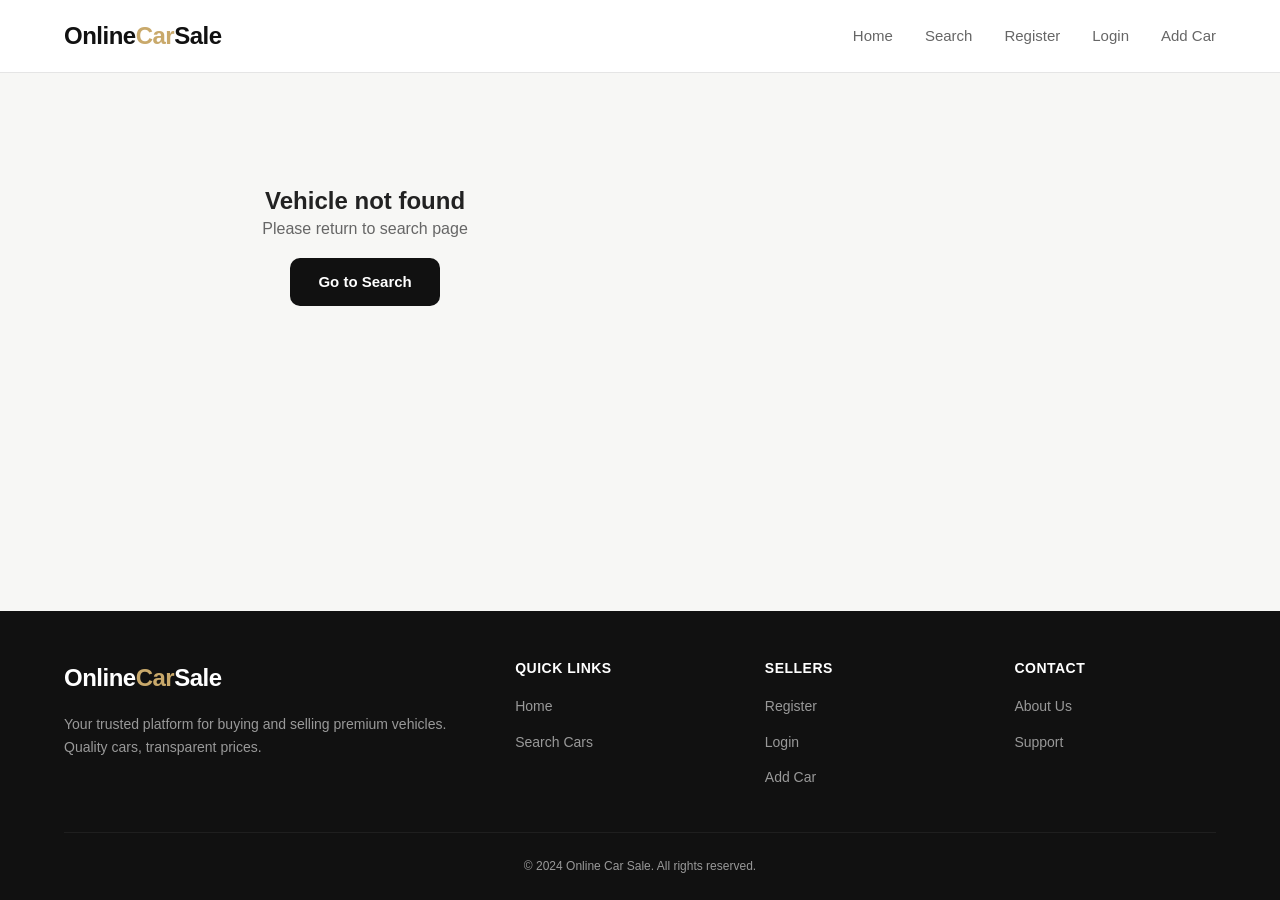
<file: Chen Hongjian/car-detail.html>
<!DOCTYPE html>
<html lang="en">
<head>
  <meta charset="UTF-8">
  <meta name="viewport" content="width=device-width, initial-scale=1.0">
  <title>Vehicle Details - Online Car Sale</title>
  <link rel="stylesheet" href="css/common.css">
</head>
<body>
  <!-- Navigation -->
  <nav class="navbar">
    <div class="container">
      <a href="../Chen Zhuohui/homepage.html" class="logo">Online<span>Car</span>Sale</a>
      <button class="mobile-menu-btn" aria-label="Toggle menu">
        <span></span>
        <span></span>
        <span></span>
      </button>
      <ul class="nav-links">
        <li><a href="../Chen Zhuohui/homepage.html">Home</a></li>
        <li><a href="../Bi Qinzhi/search.html">Search</a></li>
        <li><a href="../Liu Ruoqi/register.html">Register</a></li>
        <li><a href="../Liu Ruoqi/login.html">Login</a></li>
        <li><a href="../Liu Ruoqi/add-car.html">Add Car</a></li>
      </ul>
    </div>
  </nav>

  <!-- Detail Section -->
  <section class="detail-section">
    <div class="container">
      <div class="detail-grid" id="detailContainer">
        <div>
          <img id="carImage" src="" alt="" class="detail-image">
        </div>
        <div class="detail-info">
          <h1 id="carModel">Loading...</h1>
          <div class="detail-price" id="carPrice">-</div>
          <div class="detail-specs">
            <div class="spec-item">
              <div class="spec-label">Year</div>
              <div class="spec-value" id="carYear">-</div>
            </div>
            <div class="spec-item">
              <div class="spec-label">Type</div>
              <div class="spec-value" id="carColor">-</div>
            </div>
            <div class="spec-item">
              <div class="spec-label">Location</div>
              <div class="spec-value" id="carLocation">-</div>
            </div>
            <div class="spec-item">
              <div class="spec-label">ID</div>
              <div class="spec-value" id="carId">-</div>
            </div>
          </div>
          <p id="carDescription" style="margin-bottom: 24px; line-height: 1.7;"></p>
          <div class="detail-actions">
            <a href="../Bi Qinzhi/search.html" class="btn btn-secondary">Back to Search</a>
            <button class="btn btn-primary">Contact Seller</button>
          </div>
        </div>
      </div>
    </div>
  </section>

  <!-- Footer -->
  <footer class="footer">
    <div class="container">
      <div class="footer-content">
        <div class="footer-brand">
          <a href="../Chen Zhuohui/homepage.html" class="logo">Online<span>Car</span>Sale</a>
          <p>Your trusted platform for buying and selling premium vehicles. Quality cars, transparent prices.</p>
        </div>
        <div class="footer-links">
          <h4>Quick Links</h4>
          <ul>
            <li><a href="../Chen Zhuohui/homepage.html">Home</a></li>
            <li><a href="../Bi Qinzhi/search.html">Search Cars</a></li>
          </ul>
        </div>
        <div class="footer-links">
          <h4>Sellers</h4>
          <ul>
            <li><a href="../Liu Ruoqi/register.html">Register</a></li>
            <li><a href="../Liu Ruoqi/login.html">Login</a></li>
            <li><a href="../Liu Ruoqi/add-car.html">Add Car</a></li>
          </ul>
        </div>
        <div class="footer-links">
          <h4>Contact</h4>
          <ul>
            <li><a href="#">About Us</a></li>
            <li><a href="#">Support</a></li>
          </ul>
        </div>
      </div>
      <div class="footer-bottom">
        <p>&copy; 2024 Online Car Sale. All rights reserved.</p>
      </div>
    </div>
  </footer>

  <script src="js/common.js"></script>
  <script>
    document.addEventListener('DOMContentLoaded', function() {
      const urlParams = new URLSearchParams(window.location.search);
      const carId = urlParams.get('id');

      if (!carId) {
        document.getElementById('detailContainer').innerHTML = '<div style="text-align:center;padding:64px 0;"><h3>Vehicle not found</h3><p>Please return to search page</p><a href="../Bi Qinzhi/search.html" class="btn btn-primary" style="margin-top:16px;">Go to Search</a></div>';
        return;
      }

      function readCars(key) {
        try {
          return JSON.parse(localStorage.getItem(key)) || [];
        } catch (error) {
          return [];
        }
      }

      function mapSellerCar(car) {
        return {
          id: car.id,
          model: car.model,
          year: car.year,
          color: car.colour,
          price: car.price,
          location: car.location,
          image: car.image,
          description: `Seller listing from ${car.seller || 'verified seller'}. ${car.model} is available in ${car.location}.`,
          stockCode: 'Seller Listing',
          seller: car.seller
        };
      }

      const cars = readCars('carListings');
      const sellerCars = readCars('veluxe-cars').map(mapSellerCar);
      const car = [...cars, ...sellerCars].find(c => String(c.id) === String(carId));

      if (!car) {
        document.getElementById('detailContainer').innerHTML = '<div style="text-align:center;padding:64px 0;"><h3>Vehicle not found</h3><p>The vehicle you are looking for does not exist</p><a href="../Bi Qinzhi/search.html" class="btn btn-primary" style="margin-top:16px;">Go to Search</a></div>';
        return;
      }

      document.getElementById('carImage').src = car.image;
      document.getElementById('carImage').alt = car.model;
      document.getElementById('carModel').textContent = car.model;
      document.getElementById('carPrice').textContent = 'RMB ' + car.price.toLocaleString();
      document.getElementById('carYear').textContent = car.year;
      document.getElementById('carColor').textContent = car.color || car.colour || car.bodyType || '-';
      document.getElementById('carLocation').textContent = car.location;
      document.getElementById('carId').textContent = car.stockCode || ('#' + car.id);
      document.getElementById('carDescription').textContent = car.description || 'No description available.';
    });
  </script>
</body>
</html>
</file>
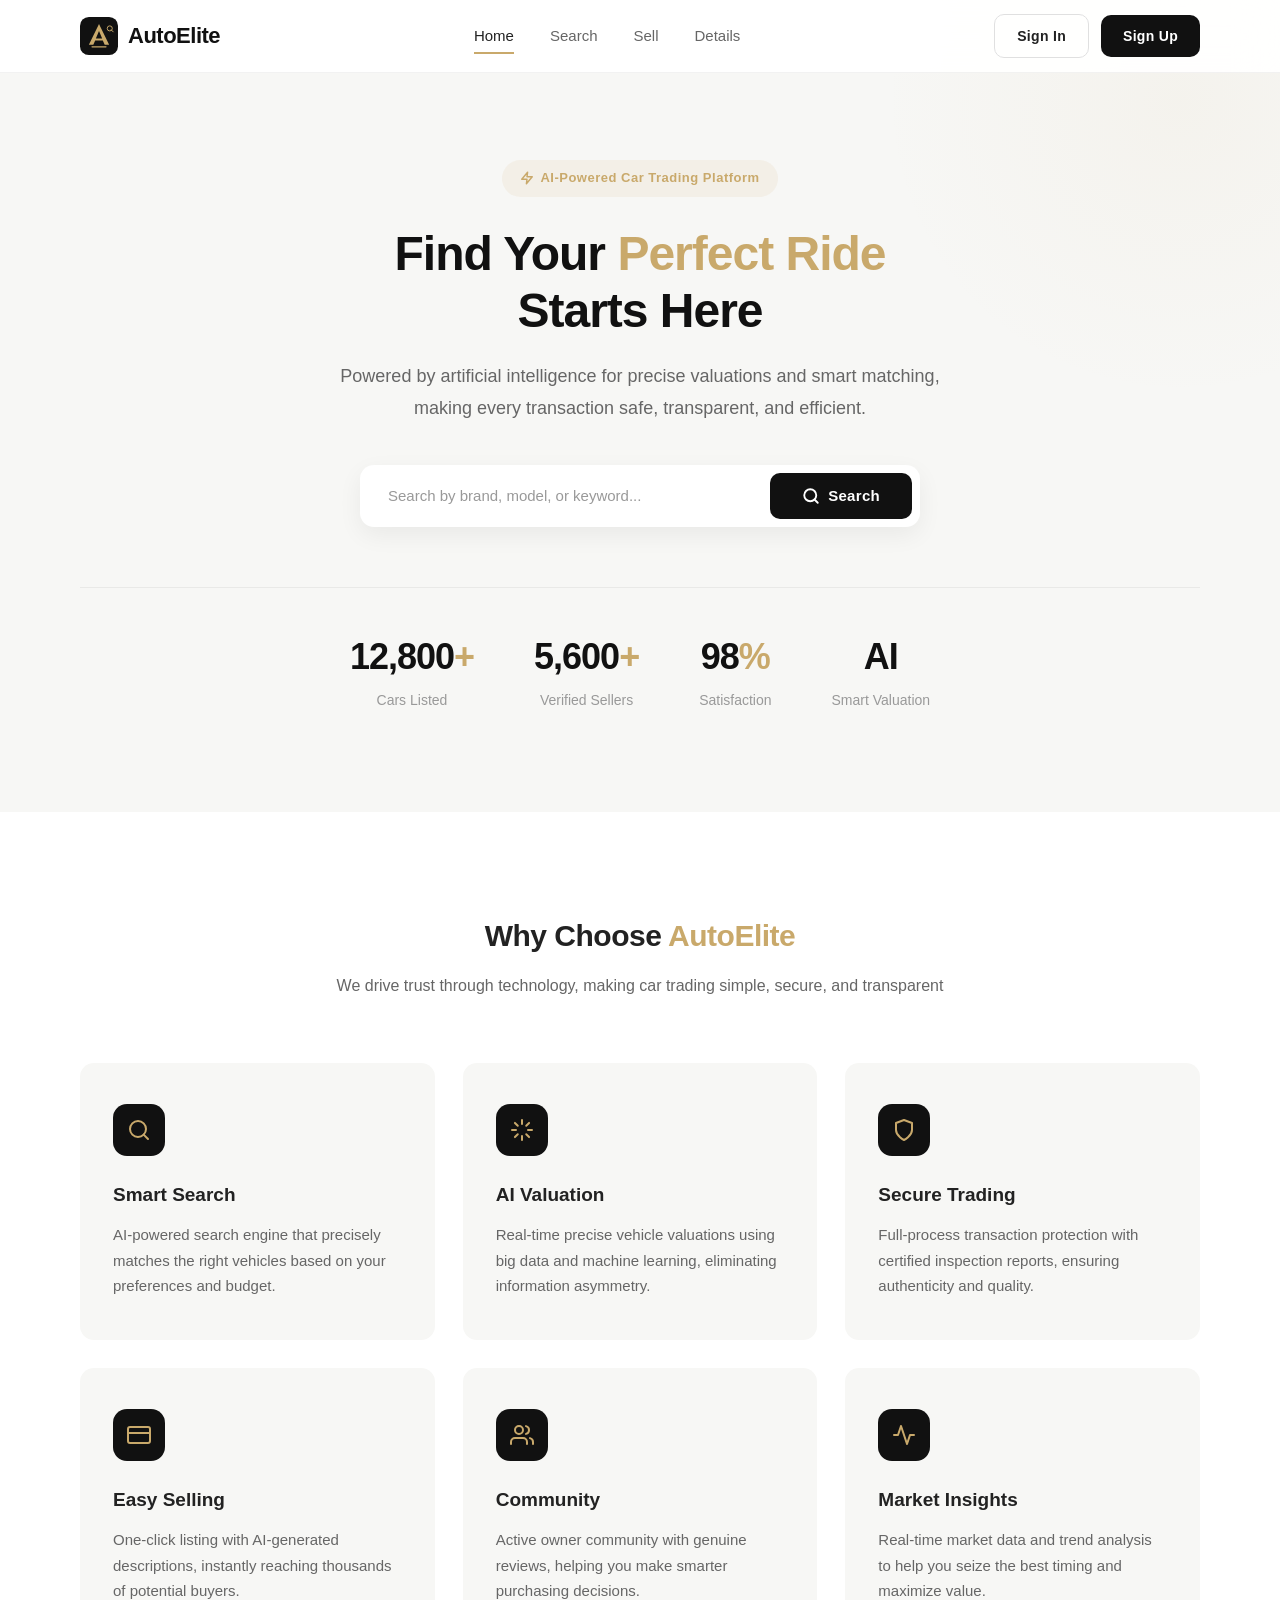
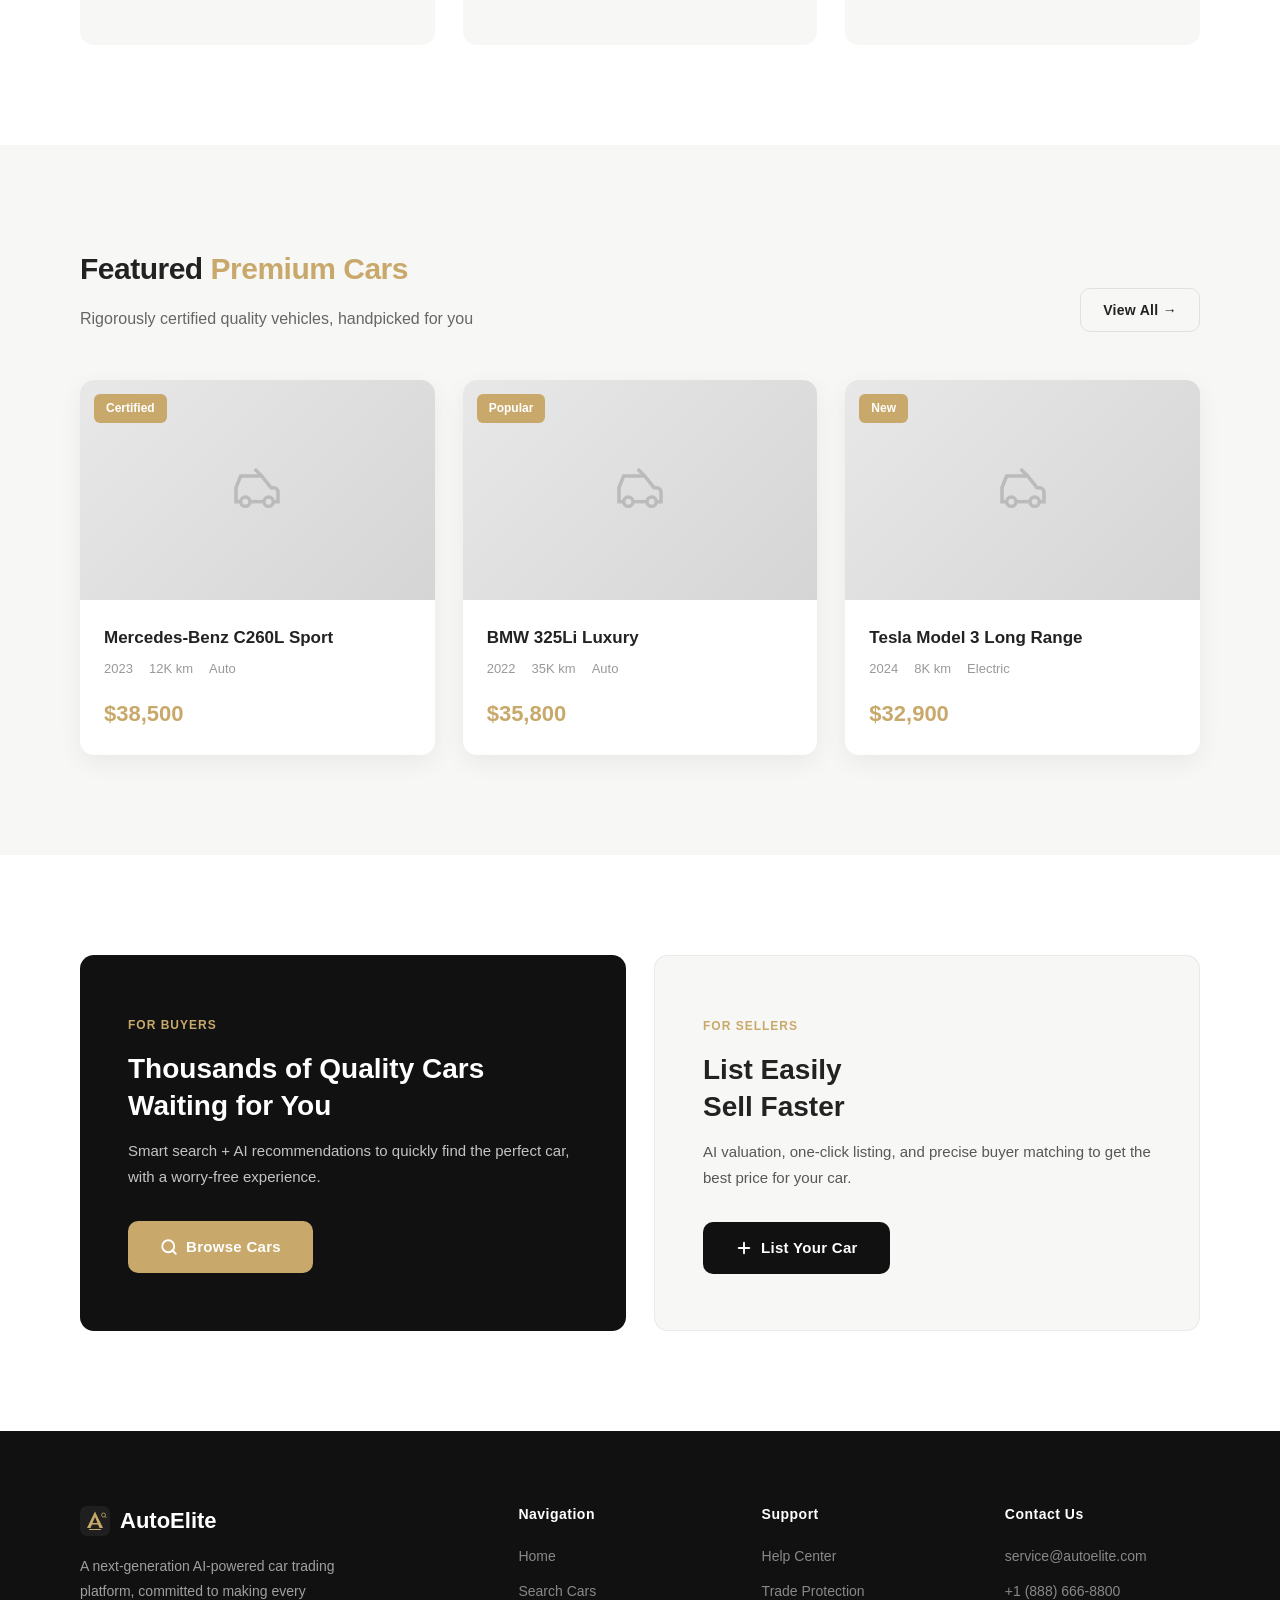
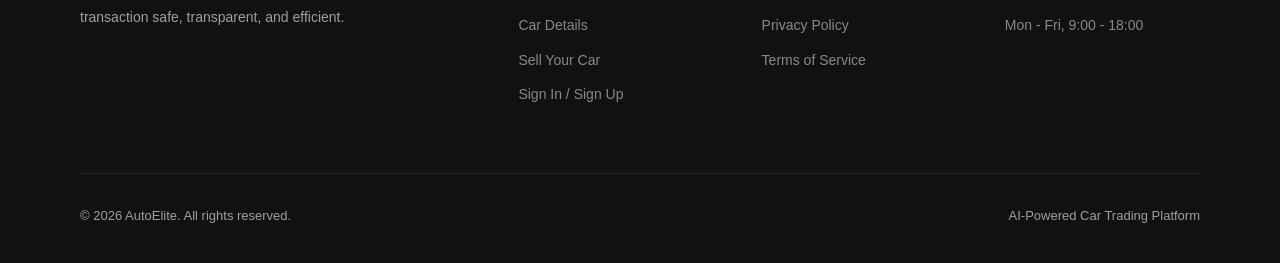
<file: Chen Zhuohui/homepage.html>
<!DOCTYPE html>
<html lang="en">
<head>
  <meta charset="UTF-8">
  <meta name="viewport" content="width=device-width, initial-scale=1.0">
  <title>AutoElite - AI-Powered Car Trading Platform</title>
  <link rel="stylesheet" href="styles.css">
  <style>
    /* Page-specific styles */
    .nav-logo-svg { display: flex; align-items: center; gap: 10px; }
  </style>
</head>
<body>

  <!-- Page Loader -->
  <div class="page-loader" id="pageLoader">
    <div class="loader-spinner"></div>
  </div>

  <!-- ========== Navbar ========== -->
  <nav class="navbar" id="navbar">
    <div class="container">
      <a href="homepage.html" class="nav-logo">
        <svg class="nav-logo-svg" width="38" height="38" viewBox="0 0 120 120" fill="none" xmlns="http://www.w3.org/2000/svg">
          <rect width="120" height="120" rx="28" fill="#111111"/>
          <path d="M60 22L28 88h14l6-14h24l6 14h14L60 22zm0 22l10 24H50l10-24z" fill="#C9A96B"/>
          <path d="M38 94h44" stroke="#C9A96B" stroke-width="4" stroke-linecap="round"/>
          <circle cx="94" cy="36" r="8" fill="none" stroke="#C9A96B" stroke-width="3"/>
          <path d="M99 41l6 6" stroke="#C9A96B" stroke-width="3" stroke-linecap="round"/>
        </svg>
        AutoElite
      </a>

      <div class="nav-links">
        <a href="homepage.html" class="active">Home</a>
        <a href="../Bi Qinzhi/search.html">Search</a>
        <a href="../Liu Ruoqi/add-car.html">Sell</a>
        <a href="../Chen Hongjian/car-detail.html">Details</a>
      </div>

      <div class="nav-actions">
        <a href="../Liu Ruoqi/login.html" class="btn btn-sm btn-outline">Sign In</a>
        <a href="../Liu Ruoqi/register.html" class="btn btn-sm btn-primary">Sign Up</a>
      </div>

      <div class="hamburger" id="hamburger">
        <span></span>
        <span></span>
        <span></span>
      </div>
    </div>
  </nav>

  <!-- Mobile Nav -->
  <div class="mobile-nav" id="mobileNav">
    <a href="homepage.html">Home</a>
    <a href="../Bi Qinzhi/search.html">Search Cars</a>
    <a href="../Liu Ruoqi/add-car.html">Sell Your Car</a>
    <a href="../Chen Hongjian/car-detail.html">Car Details</a>
    <a href="../Liu Ruoqi/login.html">Sign In / Sign Up</a>
  </div>

  <!-- ========== Hero ========== -->
  <section class="hero">
    <div class="container">
      <div class="hero-content fade-in">
        <div class="hero-tag">
          <svg width="14" height="14" viewBox="0 0 24 24" fill="none" stroke="currentColor" stroke-width="2.5" stroke-linecap="round" stroke-linejoin="round"><polygon points="13 2 3 14 12 14 11 22 21 10 12 10 13 2"/></svg>
          AI-Powered Car Trading Platform
        </div>
        <h1>Find Your <span class="accent">Perfect Ride</span><br>Starts Here</h1>
        <p>Powered by artificial intelligence for precise valuations and smart matching,<br>making every transaction safe, transparent, and efficient.</p>

        <form class="hero-search" action="../Bi Qinzhi/search.html" method="get">
          <input type="text" class="input" placeholder="Search by brand, model, or keyword..." name="q">
          <button type="submit" class="btn btn-primary">
            <svg width="18" height="18" viewBox="0 0 24 24" fill="none" stroke="currentColor" stroke-width="2.5" stroke-linecap="round" stroke-linejoin="round"><circle cx="11" cy="11" r="8"/><path d="m21 21-4.35-4.35"/></svg>
            Search
          </button>
        </form>
      </div>

      <div class="hero-stats fade-in">
        <div class="hero-stat">
          <div class="number">12,800<span class="accent">+</span></div>
          <div class="label">Cars Listed</div>
        </div>
        <div class="hero-stat">
          <div class="number">5,600<span class="accent">+</span></div>
          <div class="label">Verified Sellers</div>
        </div>
        <div class="hero-stat">
          <div class="number">98<span class="accent">%</span></div>
          <div class="label">Satisfaction</div>
        </div>
        <div class="hero-stat">
          <div class="number">AI</div>
          <div class="label">Smart Valuation</div>
        </div>
      </div>
    </div>
  </section>

  <!-- ========== Features / 业务简介 ========== -->
  <section class="features" id="features">
    <div class="container">
      <div class="features-header fade-in">
        <div class="section-title">Why Choose <span class="accent">AutoElite</span></div>
        <p class="section-subtitle">We drive trust through technology, making car trading simple, secure, and transparent</p>
      </div>

      <div class="features-grid">
        <!-- Card 1 -->
        <div class="feature-card fade-in fade-in-delay-1">
          <div class="feature-icon">
            <svg width="24" height="24" viewBox="0 0 24 24" fill="none" stroke="#C9A96B" stroke-width="2" stroke-linecap="round" stroke-linejoin="round"><circle cx="11" cy="11" r="8"/><path d="m21 21-4.35-4.35"/></svg>
          </div>
          <h3>Smart Search</h3>
          <p>AI-powered search engine that precisely matches the right vehicles based on your preferences and budget.</p>
        </div>
        <!-- Card 2 -->
        <div class="feature-card fade-in fade-in-delay-2">
          <div class="feature-icon">
            <svg width="24" height="24" viewBox="0 0 24 24" fill="none" stroke="#C9A96B" stroke-width="2" stroke-linecap="round" stroke-linejoin="round"><path d="M12 2v4m0 12v4M4.93 4.93l2.83 2.83m8.48 8.48 2.83 2.83M2 12h4m12 0h4M4.93 19.07l2.83-2.83m8.48-8.48 2.83-2.83"/></svg>
          </div>
          <h3>AI Valuation</h3>
          <p>Real-time precise vehicle valuations using big data and machine learning, eliminating information asymmetry.</p>
        </div>
        <!-- Card 3 -->
        <div class="feature-card fade-in fade-in-delay-3">
          <div class="feature-icon">
            <svg width="24" height="24" viewBox="0 0 24 24" fill="none" stroke="#C9A96B" stroke-width="2" stroke-linecap="round" stroke-linejoin="round"><path d="M12 22s8-4 8-10V5l-8-3-8 3v7c0 6 8 10 8 10z"/></svg>
          </div>
          <h3>Secure Trading</h3>
          <p>Full-process transaction protection with certified inspection reports, ensuring authenticity and quality.</p>
        </div>
        <!-- Card 4 -->
        <div class="feature-card fade-in fade-in-delay-1">
          <div class="feature-icon">
            <svg width="24" height="24" viewBox="0 0 24 24" fill="none" stroke="#C9A96B" stroke-width="2" stroke-linecap="round" stroke-linejoin="round"><rect x="1" y="4" width="22" height="16" rx="2" ry="2"/><line x1="1" y1="10" x2="23" y2="10"/></svg>
          </div>
          <h3>Easy Selling</h3>
          <p>One-click listing with AI-generated descriptions, instantly reaching thousands of potential buyers.</p>
        </div>
        <!-- Card 5 -->
        <div class="feature-card fade-in fade-in-delay-2">
          <div class="feature-icon">
            <svg width="24" height="24" viewBox="0 0 24 24" fill="none" stroke="#C9A96B" stroke-width="2" stroke-linecap="round" stroke-linejoin="round"><path d="M17 21v-2a4 4 0 0 0-4-4H5a4 4 0 0 0-4 4v2"/><circle cx="9" cy="7" r="4"/><path d="M23 21v-2a4 4 0 0 0-3-3.87"/><path d="M16 3.13a4 4 0 0 1 0 7.75"/></svg>
          </div>
          <h3>Community</h3>
          <p>Active owner community with genuine reviews, helping you make smarter purchasing decisions.</p>
        </div>
        <!-- Card 6 -->
        <div class="feature-card fade-in fade-in-delay-3">
          <div class="feature-icon">
            <svg width="24" height="24" viewBox="0 0 24 24" fill="none" stroke="#C9A96B" stroke-width="2" stroke-linecap="round" stroke-linejoin="round"><polyline points="22 12 18 12 15 21 9 3 6 12 2 12"/></svg>
          </div>
          <h3>Market Insights</h3>
          <p>Real-time market data and trend analysis to help you seize the best timing and maximize value.</p>
        </div>
      </div>
    </div>
  </section>

  <!-- ========== Featured Cars / 精选车辆 ========== -->
  <section class="featured-cars" id="cars">
    <div class="container">
      <div class="featured-header fade-in">
        <div>
          <div class="section-title">Featured <span class="accent">Premium Cars</span></div>
          <p class="section-subtitle">Rigorously certified quality vehicles, handpicked for you</p>
        </div>
        <a href="../Bi Qinzhi/search.html" class="btn btn-outline btn-sm">View All &rarr;</a>
      </div>

      <div class="car-grid">
        <!-- Car 1 -->
        <a href="../Bi Qinzhi/search.html" class="car-card fade-in fade-in-delay-1">
          <div class="car-image">
            <span class="car-badge">Certified</span>
            <div class="car-placeholder">
              <svg width="56" height="56" viewBox="0 0 24 24" fill="none" stroke="#BBB" stroke-width="1.5"><path d="M7 17m-2 0a2 2 0 1 0 4 0a2 2 0 1 0-4 0"/><path d="M17 17m-2 0a2 2 0 1 0 4 0a2 2 0 1 0-4 0"/><path d="M5 17H3v-6l2-5h9l4 5h1a2 2 0 0 1 2 2v4h-2"/><path d="M9 17h6"/><path d="M14 6l-3-3"/></svg>
            </div>
          </div>
          <div class="car-info">
            <h3>Mercedes-Benz C260L Sport</h3>
            <div class="car-meta">
              <span>2023</span>
              <span>12K km</span>
              <span>Auto</span>
            </div>
            <div class="car-price">$38,500<span class="unit"></span></div>
          </div>
        </a>
        <!-- Car 2 -->
        <a href="../Bi Qinzhi/search.html" class="car-card fade-in fade-in-delay-2">
          <div class="car-image">
            <span class="car-badge">Popular</span>
            <div class="car-placeholder">
              <svg width="56" height="56" viewBox="0 0 24 24" fill="none" stroke="#BBB" stroke-width="1.5"><path d="M7 17m-2 0a2 2 0 1 0 4 0a2 2 0 1 0-4 0"/><path d="M17 17m-2 0a2 2 0 1 0 4 0a2 2 0 1 0-4 0"/><path d="M5 17H3v-6l2-5h9l4 5h1a2 2 0 0 1 2 2v4h-2"/><path d="M9 17h6"/><path d="M14 6l-3-3"/></svg>
            </div>
          </div>
          <div class="car-info">
            <h3>BMW 325Li Luxury</h3>
            <div class="car-meta">
              <span>2022</span>
              <span>35K km</span>
              <span>Auto</span>
            </div>
            <div class="car-price">$35,800<span class="unit"></span></div>
          </div>
        </a>
        <!-- Car 3 -->
        <a href="../Bi Qinzhi/search.html" class="car-card fade-in fade-in-delay-3">
          <div class="car-image">
            <span class="car-badge">New</span>
            <div class="car-placeholder">
              <svg width="56" height="56" viewBox="0 0 24 24" fill="none" stroke="#BBB" stroke-width="1.5"><path d="M7 17m-2 0a2 2 0 1 0 4 0a2 2 0 1 0-4 0"/><path d="M17 17m-2 0a2 2 0 1 0 4 0a2 2 0 1 0-4 0"/><path d="M5 17H3v-6l2-5h9l4 5h1a2 2 0 0 1 2 2v4h-2"/><path d="M9 17h6"/><path d="M14 6l-3-3"/></svg>
            </div>
          </div>
          <div class="car-info">
            <h3>Tesla Model 3 Long Range</h3>
            <div class="car-meta">
              <span>2024</span>
              <span>8K km</span>
              <span>Electric</span>
            </div>
            <div class="car-price">$32,900<span class="unit"></span></div>
          </div>
        </a>
      </div>
    </div>
  </section>

  <!-- ========== CTA Section ========== -->
  <section class="cta-section">
    <div class="container">
      <div class="cta-grid">
        <!-- Buyer CTA -->
        <div class="cta-card buyer fade-in fade-in-delay-1">
          <span class="cta-tag">For Buyers</span>
          <h3>Thousands of Quality Cars<br>Waiting for You</h3>
          <p>Smart search + AI recommendations to quickly find the perfect car, with a worry-free experience.</p>
          <a href="../Bi Qinzhi/search.html" class="btn">
            <svg width="18" height="18" viewBox="0 0 24 24" fill="none" stroke="currentColor" stroke-width="2.5" stroke-linecap="round" stroke-linejoin="round"><circle cx="11" cy="11" r="8"/><path d="m21 21-4.35-4.35"/></svg>
            Browse Cars
          </a>
        </div>
        <!-- Seller CTA -->
        <div class="cta-card seller fade-in fade-in-delay-2">
          <span class="cta-tag">For Sellers</span>
          <h3>List Easily<br>Sell Faster</h3>
          <p>AI valuation, one-click listing, and precise buyer matching to get the best price for your car.</p>
          <a href="../Liu Ruoqi/add-car.html" class="btn btn-primary">
            <svg width="18" height="18" viewBox="0 0 24 24" fill="none" stroke="currentColor" stroke-width="2.5" stroke-linecap="round" stroke-linejoin="round"><path d="M12 5v14"/><path d="M5 12h14"/></svg>
            List Your Car
          </a>
        </div>
      </div>
    </div>
  </section>

  <!-- ========== Footer ========== -->
  <footer class="footer">
    <div class="container">
      <div class="footer-grid">
        <div class="footer-brand">
          <div class="footer-logo">
            <svg width="30" height="30" viewBox="0 0 120 120" fill="none" xmlns="http://www.w3.org/2000/svg">
              <rect width="120" height="120" rx="28" fill="#1F1F1F"/>
              <path d="M60 22L28 88h14l6-14h24l6 14h14L60 22zm0 22l10 24H50l10-24z" fill="#C9A96B"/>
              <path d="M38 94h44" stroke="#C9A96B" stroke-width="4" stroke-linecap="round"/>
              <circle cx="94" cy="36" r="8" fill="none" stroke="#C9A96B" stroke-width="3"/>
              <path d="M99 41l6 6" stroke="#C9A96B" stroke-width="3" stroke-linecap="round"/>
            </svg>
            AutoElite
          </div>
          <p>A next-generation AI-powered car trading platform, committed to making every transaction safe, transparent, and efficient.</p>
        </div>

        <div class="footer-col">
          <h4>Navigation</h4>
          <a href="homepage.html">Home</a>
          <a href="../Bi Qinzhi/search.html">Search Cars</a>
          <a href="../Chen Hongjian/car-detail.html">Car Details</a>
          <a href="../Liu Ruoqi/add-car.html">Sell Your Car</a>
          <a href="../Liu Ruoqi/login.html">Sign In / Sign Up</a>
        </div>

        <div class="footer-col">
          <h4>Support</h4>
          <a href="#">Help Center</a>
          <a href="#">Trade Protection</a>
          <a href="#">Privacy Policy</a>
          <a href="#">Terms of Service</a>
        </div>

        <div class="footer-col">
          <h4>Contact Us</h4>
          <a href="#">service@autoelite.com</a>
          <a href="#">+1 (888) 666-8800</a>
          <a href="#">Mon - Fri, 9:00 - 18:00</a>
        </div>
      </div>

      <div class="footer-bottom">
        <span>&copy; 2026 AutoElite. All rights reserved.</span>
        <span>AI-Powered Car Trading Platform</span>
      </div>
    </div>
  </footer>

  <!-- ========== JavaScript ========== -->
  <script>
    // --- Page Loader ---
    window.addEventListener('load', () => {
      document.getElementById('pageLoader').classList.add('hidden');
    });

    // --- Navbar scroll effect ---
    const navbar = document.getElementById('navbar');
    window.addEventListener('scroll', () => {
      navbar.classList.toggle('scrolled', window.scrollY > 20);
    });

    // --- Hamburger Menu ---
    const hamburger = document.getElementById('hamburger');
    const mobileNav = document.getElementById('mobileNav');

    hamburger.addEventListener('click', () => {
      hamburger.classList.toggle('active');
      mobileNav.classList.toggle('active');
      document.body.style.overflow = mobileNav.classList.contains('active') ? 'hidden' : '';
    });

    // Close mobile nav on link click
    mobileNav.querySelectorAll('a').forEach(link => {
      link.addEventListener('click', () => {
        hamburger.classList.remove('active');
        mobileNav.classList.remove('active');
        document.body.style.overflow = '';
      });
    });

    // --- Scroll Fade-In Animation ---
    const observerOptions = {
      threshold: 0.15,
      rootMargin: '0px 0px -40px 0px'
    };

    const observer = new IntersectionObserver((entries) => {
      entries.forEach(entry => {
        if (entry.isIntersecting) {
          entry.target.classList.add('visible');
          observer.unobserve(entry.target);
        }
      });
    }, observerOptions);

    document.querySelectorAll('.fade-in').forEach(el => observer.observe(el));
  </script>
</body>
</html>
</file>
<file: css/common.css>
/* ============================================
   Online Car Sale - Common Styles
   ============================================ */

/* CSS Variables */
:root {
  --color-primary-black: #111111;
  --color-dark-gray: #1F1F1F;
  --color-bg-main: #F7F7F5;
  --color-white: #FFFFFF;
  --color-bg-light: #F1F1EF;
  --color-text-primary: #222222;
  --color-text-secondary: #666666;
  --color-text-muted: #999999;
  --color-accent-gold: #C9A96B;
  --color-accent-gold-hover: #B28D4F;
  --color-border: #E5E5E5;
  --color-divider: #DDDDDD;

  --font-chinese: "Microsoft YaHei", "PingFang SC", "Noto Sans SC", sans-serif;
  --font-english: Inter, Arial, Helvetica, sans-serif;

  --radius-button: 10px;
  --radius-input: 10px;
  --radius-card: 14px;
  --radius-image: 16px;
  --shadow-card: 0 8px 24px rgba(0, 0, 0, 0.06);
}

/* Reset */
* {
  margin: 0;
  padding: 0;
  box-sizing: border-box;
}

html {
  scroll-behavior: smooth;
}

body {
  font-family: var(--font-chinese);
  background-color: var(--color-bg-main);
  color: var(--color-text-primary);
  line-height: 1.6;
  min-height: 100vh;
  display: flex;
  flex-direction: column;
}

/* Typography */
h1, h2, h3, h4, h5, h6 {
  font-weight: 600;
  line-height: 1.3;
}

h1 { font-size: 40px; }
h2 { font-size: 30px; }
h3 { font-size: 24px; }
h4 { font-size: 20px; }

p {
  font-size: 16px;
  color: var(--color-text-secondary);
}

.text-small {
  font-size: 14px;
  color: var(--color-text-secondary);
}

.text-muted {
  font-size: 12px;
  color: var(--color-text-muted);
}

/* Container */
.container {
  max-width: 1200px;
  margin: 0 auto;
  padding: 0 24px;
}

/* ============================================
   Navigation Bar
   ============================================ */
.navbar {
  background-color: var(--color-white);
  border-bottom: 1px solid var(--color-border);
  position: sticky;
  top: 0;
  z-index: 1000;
}

.navbar .container {
  display: flex;
  align-items: center;
  justify-content: space-between;
  height: 72px;
}

.logo {
  font-family: var(--font-english);
  font-size: 24px;
  font-weight: 700;
  color: var(--color-primary-black);
  text-decoration: none;
  letter-spacing: -0.5px;
}

.logo span {
  color: var(--color-accent-gold);
}

.nav-links {
  display: flex;
  gap: 32px;
  list-style: none;
}

.nav-links a {
  text-decoration: none;
  color: var(--color-text-secondary);
  font-size: 15px;
  font-weight: 500;
  transition: color 0.2s ease;
  position: relative;
}

.nav-links a:hover,
.nav-links a.active {
  color: var(--color-primary-black);
}

.nav-links a.active::after {
  content: '';
  position: absolute;
  bottom: -4px;
  left: 0;
  width: 100%;
  height: 2px;
  background-color: var(--color-accent-gold);
  border-radius: 1px;
}

.mobile-menu-btn {
  display: none;
  background: none;
  border: none;
  cursor: pointer;
  padding: 8px;
}

.mobile-menu-btn span {
  display: block;
  width: 24px;
  height: 2px;
  background-color: var(--color-primary-black);
  margin: 5px 0;
  border-radius: 1px;
  transition: 0.3s;
}

/* ============================================
   Footer
   ============================================ */
.footer {
  background-color: var(--color-primary-black);
  color: var(--color-white);
  padding: 48px 0 24px;
  margin-top: auto;
}

.footer-content {
  display: grid;
  grid-template-columns: 2fr 1fr 1fr 1fr;
  gap: 48px;
  margin-bottom: 32px;
}

.footer-brand .logo {
  color: var(--color-white);
  margin-bottom: 16px;
  display: inline-block;
}

.footer-brand p {
  color: var(--color-text-muted);
  font-size: 14px;
  line-height: 1.6;
}

.footer-links h4 {
  font-size: 14px;
  font-weight: 600;
  text-transform: uppercase;
  letter-spacing: 0.5px;
  margin-bottom: 16px;
  color: var(--color-white);
}

.footer-links ul {
  list-style: none;
}

.footer-links li {
  margin-bottom: 10px;
}

.footer-links a {
  color: var(--color-text-muted);
  text-decoration: none;
  font-size: 14px;
  transition: color 0.2s;
}

.footer-links a:hover {
  color: var(--color-accent-gold);
}

.footer-bottom {
  border-top: 1px solid var(--color-dark-gray);
  padding-top: 24px;
  text-align: center;
}

.footer-bottom p {
  color: var(--color-text-muted);
  font-size: 12px;
}

/* ============================================
   Buttons
   ============================================ */
.btn {
  display: inline-flex;
  align-items: center;
  justify-content: center;
  padding: 12px 28px;
  font-size: 15px;
  font-weight: 600;
  border-radius: var(--radius-button);
  cursor: pointer;
  transition: all 0.2s ease;
  border: none;
  text-decoration: none;
  font-family: var(--font-chinese);
}

.btn-primary {
  background-color: var(--color-primary-black);
  color: var(--color-white);
}

.btn-primary:hover {
  background-color: var(--color-dark-gray);
}

.btn-secondary {
  background-color: var(--color-white);
  color: var(--color-primary-black);
  border: 1.5px solid var(--color-border);
}

.btn-secondary:hover {
  border-color: var(--color-primary-black);
}

.btn-gold {
  background-color: var(--color-accent-gold);
  color: var(--color-white);
}

.btn-gold:hover {
  background-color: var(--color-accent-gold-hover);
}

/* ============================================
   Cards
   ============================================ */
.card {
  background-color: var(--color-white);
  border-radius: var(--radius-card);
  overflow: hidden;
  box-shadow: var(--shadow-card);
  transition: transform 0.2s ease, box-shadow 0.2s ease;
  cursor: pointer;
}

.card:hover {
  transform: translateY(-4px);
  box-shadow: 0 12px 32px rgba(0, 0, 0, 0.1);
}

.card-image {
  width: 100%;
  height: 200px;
  object-fit: cover;
  border-radius: var(--radius-image);
  margin: 12px 12px 0 12px;
  width: calc(100% - 24px);
}

.card-content {
  padding: 20px;
}

.card-title {
  font-size: 18px;
  font-weight: 600;
  margin-bottom: 8px;
  color: var(--color-text-primary);
}

.card-meta {
  display: flex;
  flex-wrap: wrap;
  gap: 12px;
  margin-bottom: 12px;
}

.card-meta span {
  font-size: 13px;
  color: var(--color-text-secondary);
  background-color: var(--color-bg-light);
  padding: 4px 10px;
  border-radius: 6px;
}

.card-price {
  font-size: 20px;
  font-weight: 700;
  color: var(--color-accent-gold);
  font-family: var(--font-english);
}

/* ============================================
   Forms
   ============================================ */
.form-section {
  max-width: 480px;
  margin: 0 auto;
  padding: 48px 24px;
}

.form-card {
  background-color: var(--color-white);
  border-radius: var(--radius-card);
  padding: 40px;
  box-shadow: var(--shadow-card);
}

.form-title {
  font-size: 28px;
  margin-bottom: 8px;
  text-align: center;
}

.form-subtitle {
  text-align: center;
  margin-bottom: 32px;
}

.form-group {
  margin-bottom: 20px;
}

.form-label {
  display: block;
  font-size: 14px;
  font-weight: 500;
  margin-bottom: 8px;
  color: var(--color-text-primary);
}

.form-input {
  width: 100%;
  padding: 12px 16px;
  font-size: 15px;
  border: 1.5px solid var(--color-border);
  border-radius: var(--radius-input);
  background-color: var(--color-white);
  color: var(--color-text-primary);
  font-family: var(--font-chinese);
  transition: border-color 0.2s ease;
}

.form-input:focus {
  outline: none;
  border-color: var(--color-primary-black);
}

.form-input::placeholder {
  color: var(--color-text-muted);
}

.form-input.error {
  border-color: #e74c3c;
}

.error-message {
  color: #e74c3c;
  font-size: 13px;
  margin-top: 6px;
  display: none;
}

.error-message.show {
  display: block;
}

.form-actions {
  margin-top: 24px;
}

.form-actions .btn {
  width: 100%;
  padding: 14px;
}

.form-footer {
  text-align: center;
  margin-top: 20px;
  font-size: 14px;
  color: var(--color-text-secondary);
}

.form-footer a {
  color: var(--color-accent-gold);
  text-decoration: none;
  font-weight: 500;
}

.form-footer a:hover {
  text-decoration: underline;
}

/* ============================================
   Page Header
   ============================================ */
.page-header {
  background-color: var(--color-white);
  padding: 48px 0;
  text-align: center;
  border-bottom: 1px solid var(--color-border);
}

.page-header h1 {
  margin-bottom: 8px;
}

.page-header p {
  max-width: 600px;
  margin: 0 auto;
}

/* ============================================
   Search Page Specific
   ============================================ */
.search-section {
  padding: 48px 0;
}

.search-form {
  background-color: var(--color-white);
  border-radius: var(--radius-card);
  padding: 32px;
  box-shadow: var(--shadow-card);
  max-width: 800px;
  margin: 0 auto 48px;
}

.search-form-grid {
  display: grid;
  grid-template-columns: 1fr 1fr auto;
  gap: 16px;
  align-items: end;
}

.search-results {
  max-width: 1200px;
  margin: 0 auto;
}

.results-grid {
  display: grid;
  grid-template-columns: repeat(auto-fill, minmax(300px, 1fr));
  gap: 24px;
}

.results-header {
  display: flex;
  justify-content: space-between;
  align-items: center;
  margin-bottom: 24px;
}

.results-count {
  font-size: 16px;
  color: var(--color-text-secondary);
}

.no-results {
  text-align: center;
  padding: 64px 24px;
}

.no-results h3 {
  margin-bottom: 8px;
  color: var(--color-text-secondary);
}

.no-results p {
  color: var(--color-text-muted);
}

/* ============================================
   Car Detail Page
   ============================================ */
.detail-section {
  padding: 48px 0;
}

.detail-grid {
  display: grid;
  grid-template-columns: 1.2fr 1fr;
  gap: 48px;
  align-items: start;
}

.detail-image {
  width: 100%;
  border-radius: var(--radius-image);
  box-shadow: var(--shadow-card);
}

.detail-info {
  background-color: var(--color-white);
  border-radius: var(--radius-card);
  padding: 32px;
  box-shadow: var(--shadow-card);
}

.detail-info h1 {
  font-size: 32px;
  margin-bottom: 8px;
}

.detail-price {
  font-size: 36px;
  font-weight: 700;
  color: var(--color-accent-gold);
  margin-bottom: 24px;
  font-family: var(--font-english);
}

.detail-specs {
  display: grid;
  grid-template-columns: 1fr 1fr;
  gap: 16px;
  margin-bottom: 32px;
}

.spec-item {
  padding: 16px;
  background-color: var(--color-bg-light);
  border-radius: var(--radius-button);
}

.spec-label {
  font-size: 12px;
  color: var(--color-text-muted);
  text-transform: uppercase;
  letter-spacing: 0.5px;
  margin-bottom: 4px;
}

.spec-value {
  font-size: 16px;
  font-weight: 600;
  color: var(--color-text-primary);
}

.detail-actions {
  display: flex;
  gap: 12px;
}

/* ============================================
   Responsive Design
   ============================================ */
@media (max-width: 1024px) {
  .footer-content {
    grid-template-columns: 1fr 1fr;
  }

  .detail-grid {
    grid-template-columns: 1fr;
  }
}

@media (max-width: 768px) {
  h1 { font-size: 32px; }
  h2 { font-size: 26px; }
  h3 { font-size: 22px; }

  .navbar .container {
    height: 64px;
  }

  .nav-links {
    display: none;
    position: absolute;
    top: 64px;
    left: 0;
    width: 100%;
    background-color: var(--color-white);
    flex-direction: column;
    padding: 16px 24px;
    gap: 16px;
    border-bottom: 1px solid var(--color-border);
  }

  .nav-links.active {
    display: flex;
  }

  .mobile-menu-btn {
    display: block;
  }

  .footer-content {
    grid-template-columns: 1fr;
    gap: 32px;
  }

  .search-form-grid {
    grid-template-columns: 1fr;
  }

  .results-grid {
    grid-template-columns: 1fr;
  }

  .detail-specs {
    grid-template-columns: 1fr;
  }

  .detail-actions {
    flex-direction: column;
  }

  .form-card {
    padding: 24px;
  }
}
</file>
<file: styles.css>
:root {
  --color-black: #111111;
  --color-deep: #1f1f1f;
  --color-background: #f7f7f5;
  --color-white: #ffffff;
  --color-soft: #f1f1ef;
  --color-text: #222222;
  --color-muted: #666666;
  --color-faint: #999999;
  --color-accent: #c9a96b;
  --color-accent-deep: #b28d4f;
  --color-border: #e5e5e5;
  --shadow-soft: 0 10px 28px rgba(0, 0, 0, 0.06);
  --shadow-panel: 0 20px 46px rgba(17, 17, 17, 0.08);
  --shadow-strong: 0 24px 54px rgba(0, 0, 0, 0.2);
  --radius-button: 10px;
  --radius-input: 10px;
  --radius-card: 18px;
  --radius-panel: 22px;
  --container: min(1120px, calc(100% - 48px));
  --ease-fluid: cubic-bezier(0.22, 1, 0.36, 1);
  --ease-gentle: cubic-bezier(0.25, 0.46, 0.45, 0.94);
  --duration-page-enter: 720ms;
  --duration-page-exit: 320ms;
}

* {
  box-sizing: border-box;
}

html {
  scroll-behavior: smooth;
  scrollbar-gutter: stable;
}

body {
  position: relative;
  min-height: 100vh;
  overflow-x: hidden;
  overflow-x: clip;
  isolation: isolate;
  margin: 0;
  font-family: "Manrope", "Microsoft YaHei", "PingFang SC", "Noto Sans SC", Arial, sans-serif;
  color: var(--color-text);
  background:
    radial-gradient(circle at top left, rgba(201, 169, 107, 0.14), transparent 24%),
    radial-gradient(circle at 86% 8%, rgba(17, 17, 17, 0.05), transparent 26%),
    radial-gradient(circle at center, rgba(255, 255, 255, 0.88), transparent 42%),
    linear-gradient(180deg, #fbfbf9 0%, var(--color-background) 46%, #f3f2ef 100%);
}

body::before,
body::after {
  content: "";
  position: fixed;
  inset: 0;
  pointer-events: none;
}

body::before {
  inset: -16% -8% auto;
  z-index: -1;
  height: 56vh;
  opacity: 0.88;
  background:
    radial-gradient(circle at 22% 22%, rgba(201, 169, 107, 0.16), transparent 48%),
    radial-gradient(circle at 78% 10%, rgba(17, 17, 17, 0.08), transparent 44%);
  filter: blur(18px);
  transform: translate3d(0, 0, 0);
}

body::after {
  inset: -12%;
  z-index: 40;
  opacity: 0;
  background:
    linear-gradient(115deg, transparent 24%, rgba(255, 255, 255, 0.36) 48%, rgba(201, 169, 107, 0.2) 60%, transparent 76%),
    radial-gradient(circle at center, rgba(255, 255, 255, 0.18), transparent 55%);
  mix-blend-mode: screen;
}

a {
  color: inherit;
  text-decoration: none;
}

img {
  display: block;
  max-width: 100%;
}

button,
input {
  font: inherit;
}

code {
  padding: 2px 6px;
  border-radius: 8px;
  background: rgba(17, 17, 17, 0.06);
}

.container {
  width: var(--container);
  margin: 0 auto;
}

.narrow {
  max-width: 940px;
}

.site-header {
  position: sticky;
  top: 0;
  z-index: 20;
  backdrop-filter: blur(14px);
  background: rgba(247, 247, 245, 0.88);
  border-bottom: 1px solid rgba(229, 229, 229, 0.8);
  box-shadow: 0 10px 28px rgba(17, 17, 17, 0.04);
  transition: background-color 0.36s var(--ease-fluid), border-color 0.36s var(--ease-fluid), box-shadow 0.36s var(--ease-fluid);
}

.site-header::before {
  content: "";
  position: absolute;
  inset: auto 0 0;
  height: 1px;
  background: linear-gradient(90deg, transparent, rgba(201, 169, 107, 0.58), transparent);
  opacity: 0.54;
}

.nav-shell,
.footer-shell {
  display: flex;
  align-items: center;
  justify-content: space-between;
  gap: 20px;
}

.nav-shell {
  min-height: 82px;
}

.brand {
  display: inline-flex;
  align-items: center;
  gap: 14px;
}

.brand-mark {
  display: grid;
  place-items: center;
  width: 44px;
  height: 44px;
  border-radius: 50%;
  background: linear-gradient(135deg, var(--color-deep), var(--color-black));
  color: var(--color-white);
  font-weight: 800;
  letter-spacing: 0.05em;
  box-shadow: 0 10px 20px rgba(17, 17, 17, 0.18);
}

.brand-copy {
  display: flex;
  flex-direction: column;
  gap: 2px;
}

.brand-copy strong {
  font-size: 1rem;
}

.brand-copy small {
  color: var(--color-muted);
}

.site-nav {
  display: flex;
  flex-wrap: wrap;
  gap: 10px;
}

.site-nav a,
.footer-links a {
  color: var(--color-muted);
  transition: color 0.28s var(--ease-fluid), background-color 0.28s var(--ease-fluid);
}

.site-nav a {
  position: relative;
  overflow: hidden;
  padding: 10px 14px;
  border-radius: 999px;
}

.site-nav a::after {
  content: "";
  position: absolute;
  left: 16px;
  right: 16px;
  bottom: 8px;
  height: 2px;
  border-radius: 999px;
  opacity: 0;
  transform: scaleX(0.45);
  transform-origin: center;
  background: linear-gradient(90deg, rgba(201, 169, 107, 0), rgba(201, 169, 107, 0.96), rgba(201, 169, 107, 0));
  transition: transform 0.32s var(--ease-fluid), opacity 0.32s var(--ease-fluid);
}

.site-nav a:hover,
.site-nav a.is-active {
  color: var(--color-black);
  background: rgba(17, 17, 17, 0.06);
}

.site-nav a:hover::after,
.site-nav a.is-active::after {
  opacity: 1;
  transform: scaleX(1);
}

.section {
  padding: 72px 0;
}

.section-heading {
  max-width: 760px;
  margin: 0 0 24px;
  text-align: left;
}

.section-heading h1 {
  margin: 0;
  font-size: clamp(2.6rem, 5vw, 4rem);
  line-height: 1.05;
  letter-spacing: -0.04em;
}

.section-heading p {
  margin: 14px 0 0;
  color: var(--color-muted);
  line-height: 1.75;
}

.eyebrow {
  margin: 0 0 14px;
  color: var(--color-accent-deep);
  text-transform: uppercase;
  letter-spacing: 0.14em;
  font-size: 0.78rem;
  font-weight: 700;
}

.seller-hero {
  position: relative;
  display: grid;
  grid-template-columns: minmax(0, 1.05fr) minmax(320px, 0.95fr);
  gap: 24px;
  align-items: center;
  padding: 30px;
  margin-bottom: 28px;
  border-radius: 28px;
  overflow: hidden;
  border: 1px solid rgba(255, 255, 255, 0.08);
  background:
    linear-gradient(135deg, rgba(17, 17, 17, 0.98), rgba(32, 32, 32, 0.92)),
    var(--color-black);
  box-shadow: var(--shadow-strong);
  transition: transform 0.58s var(--ease-fluid), box-shadow 0.58s var(--ease-fluid), border-color 0.58s var(--ease-fluid);
}

.seller-hero::before {
  content: "";
  position: absolute;
  inset: 0;
  background:
    radial-gradient(circle at top right, rgba(201, 169, 107, 0.24), transparent 30%),
    linear-gradient(90deg, transparent 0%, rgba(255, 255, 255, 0.04) 48%, transparent 100%);
  pointer-events: none;
}

.seller-hero:hover {
  transform: translateY(-4px);
  box-shadow: 0 28px 56px rgba(0, 0, 0, 0.22);
  border-color: rgba(201, 169, 107, 0.26);
}

.seller-hero-copy,
.hero-visual-stack,
.listing-preview {
  position: relative;
  z-index: 1;
}

.seller-hero-copy h2 {
  margin: 0 0 12px;
  color: var(--color-white);
  font-size: clamp(2rem, 4vw, 3.1rem);
  line-height: 1.08;
  letter-spacing: -0.04em;
}

.seller-hero-copy p {
  margin: 0;
  color: rgba(255, 255, 255, 0.76);
  line-height: 1.8;
}

.seller-tags {
  display: flex;
  flex-wrap: wrap;
  gap: 10px;
  margin-top: 24px;
}

.seller-tags span {
  padding: 9px 14px;
  border: 1px solid rgba(255, 255, 255, 0.1);
  border-radius: 999px;
  color: rgba(255, 255, 255, 0.86);
  background: rgba(255, 255, 255, 0.06);
  backdrop-filter: blur(10px);
  font-size: 0.92rem;
}

.hero-visual-stack {
  display: grid;
  gap: 14px;
}

.hero-photo-frame {
  position: relative;
  overflow: hidden;
  min-height: 260px;
  border-radius: 24px;
  border: 1px solid rgba(255, 255, 255, 0.08);
  box-shadow: var(--shadow-strong);
}

.hero-photo-frame-tall {
  min-height: 220px;
}

.hero-photo-frame::after,
.preview-media::after,
.live-preview-media::after,
.listing-row-media::after {
  content: "";
  position: absolute;
  inset: 0;
  background:
    linear-gradient(180deg, rgba(0, 0, 0, 0.05), rgba(0, 0, 0, 0.46)),
    linear-gradient(120deg, transparent 52%, rgba(255, 255, 255, 0.14) 64%, transparent 76%);
  pointer-events: none;
}

.hero-photo,
.preview-media img,
.live-preview-media img,
.listing-row-media img {
  width: 100%;
  height: 100%;
  object-fit: cover;
  transform: scale(1.03);
  transition: transform 0.55s var(--ease-fluid), opacity 0.42s var(--ease-fluid), filter 0.42s var(--ease-fluid);
}

.seller-hero:hover .hero-photo,
.listing-preview:hover .preview-media img,
.live-preview-card:hover .live-preview-media img,
.listing-row:hover .listing-row-media img {
  transform: scale(1.08);
}

.floating-note {
  padding: 16px 18px;
  border-radius: 18px;
  background: rgba(255, 255, 255, 0.08);
  border: 1px solid rgba(255, 255, 255, 0.08);
  color: rgba(255, 255, 255, 0.8);
  line-height: 1.65;
}

.metric-stack {
  display: grid;
  gap: 14px;
}

.metric-card {
  padding: 18px 20px;
  border-radius: 18px;
  background: rgba(255, 255, 255, 0.08);
  border: 1px solid rgba(255, 255, 255, 0.08);
  color: var(--color-white);
}

.metric-card span {
  display: block;
  margin-bottom: 6px;
  color: rgba(255, 255, 255, 0.62);
  font-size: 0.86rem;
  letter-spacing: 0.08em;
  text-transform: uppercase;
}

.metric-card strong {
  font-size: 1.5rem;
  letter-spacing: -0.03em;
}

.insight-strip,
.trust-grid,
.mini-grid,
.inventory-grid {
  display: grid;
  gap: 16px;
}

.insight-strip {
  grid-template-columns: repeat(3, minmax(0, 1fr));
  margin-bottom: 24px;
}

.trust-grid,
.mini-grid {
  grid-template-columns: repeat(3, minmax(0, 1fr));
  margin-bottom: 24px;
}

.journey-grid,
.workspace-grid,
.inventory-grid {
  display: grid;
  gap: 22px;
  grid-template-columns: minmax(0, 1.12fr) minmax(280px, 0.88fr);
  margin-bottom: 24px;
}

.workspace-stack {
  display: grid;
  gap: 22px;
}

.trust-card,
.panel,
.metric-card,
.listing-preview,
.floating-note,
.stat-card {
  transition: transform 0.42s var(--ease-fluid), box-shadow 0.42s var(--ease-fluid), border-color 0.42s var(--ease-fluid), background-color 0.42s var(--ease-fluid);
}

.trust-card,
.panel,
.stat-card {
  background: rgba(255, 255, 255, 0.94);
  border: 1px solid rgba(229, 229, 229, 0.92);
  box-shadow: var(--shadow-soft);
}

.trust-card,
.stat-card {
  padding: 20px;
  border-radius: var(--radius-card);
}

.trust-card:hover,
.metric-card:hover,
.listing-preview:hover,
.floating-note:hover,
.stat-card:hover {
  transform: translateY(-4px);
  box-shadow: var(--shadow-panel);
}

.trust-number {
  display: inline-flex;
  margin-bottom: 10px;
  color: var(--color-accent-deep);
  font-weight: 800;
  letter-spacing: 0.08em;
}

.trust-card h3,
.panel-heading h3,
.process-panel h3 {
  margin: 0 0 10px;
  font-size: 1.12rem;
}

.trust-card p,
.stat-card p,
.support-note,
.process-step p,
.activity-row span,
.signal-row span {
  margin: 0;
  color: var(--color-muted);
  line-height: 1.7;
}

.stat-card span {
  display: block;
  margin-bottom: 10px;
  color: var(--color-accent-deep);
  font-size: 0.82rem;
  letter-spacing: 0.1em;
  text-transform: uppercase;
  font-weight: 700;
}

.stat-card strong {
  display: block;
  margin-bottom: 10px;
  font-size: clamp(1.8rem, 3.6vw, 2.6rem);
  letter-spacing: -0.05em;
}

.panel {
  border-radius: var(--radius-panel);
  padding: 28px;
}

.panel:hover {
  transform: translateY(-4px);
  box-shadow: var(--shadow-panel);
  border-color: rgba(201, 169, 107, 0.22);
}

.process-list,
.signal-list,
.feature-list,
.activity-feed,
.recent-listings {
  display: grid;
  gap: 14px;
}

.process-step,
.signal-row,
.activity-row,
.listing-row {
  display: grid;
  gap: 14px;
  align-items: start;
}

.process-step {
  grid-template-columns: auto minmax(0, 1fr);
  padding: 16px 0;
  border-top: 1px solid rgba(229, 229, 229, 0.9);
}

.process-step:first-child {
  padding-top: 4px;
  border-top: 0;
}

.process-step strong {
  display: block;
  margin-bottom: 6px;
  font-size: 1rem;
}

.process-index {
  display: inline-flex;
  align-items: center;
  justify-content: center;
  width: 40px;
  height: 40px;
  border-radius: 14px;
  background: linear-gradient(135deg, rgba(201, 169, 107, 0.16), rgba(201, 169, 107, 0.06));
  color: var(--color-accent-deep);
  font-weight: 800;
}

.side-panel {
  align-content: start;
}

.status-pills {
  display: flex;
  flex-wrap: wrap;
  gap: 10px;
  margin-bottom: 18px;
}

.status-pill {
  display: inline-flex;
  align-items: center;
  justify-content: center;
  padding: 8px 12px;
  border-radius: 999px;
  background: linear-gradient(135deg, rgba(201, 169, 107, 0.14), rgba(17, 17, 17, 0.04));
  border: 1px solid rgba(201, 169, 107, 0.18);
  color: var(--color-accent-deep);
  font-size: 0.86rem;
  font-weight: 700;
}

.signal-row,
.activity-row {
  grid-template-columns: minmax(0, 1fr) auto;
  padding: 14px 0;
  border-top: 1px solid rgba(229, 229, 229, 0.86);
}

.signal-row:first-child,
.activity-row:first-child {
  padding-top: 0;
  border-top: 0;
}

.signal-row strong,
.activity-row strong {
  max-width: 100%;
  text-align: right;
  font-size: 0.96rem;
  line-height: 1.5;
}

.support-note {
  margin-top: 18px;
  padding: 16px 18px;
  border-radius: 16px;
  background: linear-gradient(135deg, rgba(201, 169, 107, 0.12), rgba(17, 17, 17, 0.03));
  border: 1px solid rgba(201, 169, 107, 0.14);
}

.support-note.soft {
  background: rgba(17, 17, 17, 0.04);
  border-color: rgba(17, 17, 17, 0.06);
}

.feature-list,
.preview-checklist {
  margin: 0;
  padding: 0;
  list-style: none;
}

.feature-list li,
.preview-checklist li {
  position: relative;
  padding-left: 18px;
  color: var(--color-muted);
  line-height: 1.7;
}

.feature-list li::before,
.preview-checklist li::before {
  content: "";
  position: absolute;
  left: 0;
  top: 11px;
  width: 7px;
  height: 7px;
  border-radius: 50%;
  background: var(--color-accent);
}

.form-panel {
  display: grid;
  gap: 22px;
}

.form-grid {
  display: grid;
  grid-template-columns: repeat(2, minmax(0, 1fr));
  gap: 18px;
}

.form-grid.single {
  grid-template-columns: 1fr;
}

.field {
  display: grid;
  gap: 8px;
}

.field-wide {
  grid-column: 1 / -1;
}

.field span {
  font-size: 0.95rem;
  font-weight: 700;
}

.field input {
  width: 100%;
  min-height: 52px;
  padding: 0 16px;
  border: 1px solid var(--color-border);
  border-radius: var(--radius-input);
  background: var(--color-white);
  transition: border-color 0.28s var(--ease-fluid), box-shadow 0.28s var(--ease-fluid), transform 0.28s var(--ease-fluid), background-color 0.28s var(--ease-fluid);
}

.field input:hover {
  border-color: rgba(178, 141, 79, 0.34);
}

.field input::placeholder {
  color: #a9a39a;
  transition: color 0.24s var(--ease-fluid);
}

.field input:focus {
  outline: none;
  border-color: var(--color-accent);
  box-shadow: 0 0 0 4px rgba(201, 169, 107, 0.14);
  transform: translateY(-1px);
}

.field input:focus::placeholder {
  color: #c1b49c;
}

.field.is-invalid input {
  border-color: #b14d4d;
}

.error-message {
  min-height: 1.2em;
  color: #b14d4d;
}

.hint {
  color: var(--color-faint);
}

.button {
  display: inline-flex;
  align-items: center;
  justify-content: center;
  position: relative;
  overflow: hidden;
  min-height: 48px;
  padding: 0 22px;
  border-radius: var(--radius-button);
  border: 1px solid transparent;
  cursor: pointer;
  transition: transform 0.28s var(--ease-fluid), box-shadow 0.28s var(--ease-fluid), background-color 0.28s var(--ease-fluid), border-color 0.28s var(--ease-fluid);
}

.button::after {
  content: "";
  position: absolute;
  inset: 0;
  background: linear-gradient(115deg, transparent 18%, rgba(255, 255, 255, 0.18) 46%, transparent 68%);
  transform: translateX(-135%);
  transition: transform 0.7s var(--ease-fluid);
}

.button:hover {
  transform: translateY(-1px);
}

.button:hover::after {
  transform: translateX(135%);
}

.button-primary {
  background: var(--color-black);
  color: var(--color-white);
  box-shadow: 0 10px 24px rgba(17, 17, 17, 0.16);
}

.button-primary:hover {
  background: var(--color-deep);
  box-shadow: 0 16px 30px rgba(17, 17, 17, 0.22);
}

.form-status {
  min-height: 1.6em;
  margin: 0;
  font-weight: 600;
}

.form-status.is-success {
  color: #2f6b45;
}

.form-status.is-error {
  color: #b14d4d;
}

.login-note p {
  margin: 0;
  color: var(--color-muted);
  line-height: 1.75;
}

.listing-preview {
  display: grid;
  gap: 14px;
  padding: 22px;
  border-radius: 22px;
  background: rgba(255, 255, 255, 0.08);
  border: 1px solid rgba(255, 255, 255, 0.08);
}

.preview-top,
.preview-meta {
  display: flex;
  justify-content: space-between;
  align-items: center;
  gap: 12px;
}

.preview-badge,
.preview-price {
  padding: 7px 12px;
  border-radius: 999px;
  font-size: 0.85rem;
}

.preview-badge {
  background: rgba(255, 255, 255, 0.1);
  color: rgba(255, 255, 255, 0.78);
}

.preview-price {
  background: rgba(201, 169, 107, 0.18);
  color: #ebd4a8;
}

.preview-media,
.live-preview-media,
.listing-row-media {
  position: relative;
  overflow: hidden;
  border-radius: 18px;
}

.preview-media {
  min-height: 230px;
}

.preview-meta {
  color: var(--color-white);
}

.preview-meta strong {
  font-size: 1.08rem;
}

.preview-meta span {
  color: rgba(255, 255, 255, 0.64);
}

.listing-workbench {
  display: grid;
  grid-template-columns: minmax(0, 1.18fr) minmax(320px, 0.82fr);
  gap: 22px;
  align-items: start;
  margin-bottom: 24px;
}

.live-preview-card {
  position: sticky;
  top: 110px;
  display: grid;
  align-content: start;
  gap: 18px;
}

.live-preview-card .eyebrow {
  margin-bottom: 0;
}

.live-preview-media {
  min-height: 250px;
}

.live-preview-content h3 {
  margin: 0 0 8px;
  font-size: 1.45rem;
  letter-spacing: -0.03em;
  transition: transform 0.32s var(--ease-fluid), opacity 0.32s var(--ease-fluid), filter 0.32s var(--ease-fluid);
}

.live-preview-content p {
  margin: 0;
  color: var(--color-muted);
  line-height: 1.7;
  transition: transform 0.32s var(--ease-fluid), opacity 0.32s var(--ease-fluid), filter 0.32s var(--ease-fluid);
}

.live-preview-chips {
  display: flex;
  flex-wrap: wrap;
  gap: 10px;
  margin: 18px 0;
}

.live-preview-chips span {
  padding: 8px 12px;
  border-radius: 999px;
  background: var(--color-soft);
  color: var(--color-muted);
  font-size: 0.88rem;
  transition: transform 0.32s var(--ease-fluid), opacity 0.32s var(--ease-fluid), filter 0.32s var(--ease-fluid);
}

.preview-price-block {
  display: grid;
  gap: 6px;
  padding: 16px;
  margin-bottom: 16px;
  border-radius: 16px;
  background: linear-gradient(135deg, rgba(201, 169, 107, 0.12), rgba(17, 17, 17, 0.03));
  border: 1px solid rgba(201, 169, 107, 0.14);
}

.preview-price-block span {
  color: var(--color-muted);
  font-size: 0.9rem;
}

.preview-price-block strong {
  font-size: 1.6rem;
  letter-spacing: -0.04em;
  transition: transform 0.32s var(--ease-fluid), opacity 0.32s var(--ease-fluid), filter 0.32s var(--ease-fluid);
}

.panel-heading {
  display: flex;
  justify-content: space-between;
  align-items: flex-start;
  gap: 16px;
  margin-bottom: 18px;
}

.panel-heading .eyebrow {
  margin-bottom: 8px;
}

.panel-heading h3 {
  margin-bottom: 0;
}

.recent-listings {
  gap: 12px;
}

.listing-row {
  grid-template-columns: 112px minmax(0, 1fr);
  padding: 12px;
  border-radius: 18px;
  background: rgba(17, 17, 17, 0.03);
  border: 1px solid rgba(17, 17, 17, 0.05);
  transition: transform 0.32s var(--ease-fluid), box-shadow 0.32s var(--ease-fluid), border-color 0.32s var(--ease-fluid);
}

.listing-row:hover {
  transform: translateY(-2px);
  box-shadow: 0 14px 28px rgba(17, 17, 17, 0.08);
  border-color: rgba(201, 169, 107, 0.24);
}

.listing-row-media {
  min-height: 84px;
}

.listing-row-copy {
  display: grid;
  gap: 6px;
}

.listing-row-copy strong {
  font-size: 1rem;
}

.listing-row-copy span {
  color: var(--color-muted);
  line-height: 1.6;
}

.listing-row-meta {
  display: flex;
  justify-content: space-between;
  gap: 10px;
  color: var(--color-faint);
}

.empty-state {
  padding: 18px;
  border-radius: 18px;
  background: rgba(17, 17, 17, 0.04);
  border: 1px dashed rgba(17, 17, 17, 0.12);
}

.empty-state strong {
  display: block;
  margin-bottom: 8px;
  font-size: 1rem;
}

.empty-state p {
  margin: 0;
  color: var(--color-muted);
  line-height: 1.7;
}

.site-footer {
  padding: 26px 0 40px;
  border-top: 1px solid rgba(221, 221, 221, 0.8);
}

.footer-links {
  display: flex;
  flex-wrap: wrap;
  gap: 18px;
}

body > .site-header,
body > main,
body > .site-footer {
  position: relative;
  backface-visibility: hidden;
  transform: translateZ(0);
  will-change: transform, opacity, filter;
}

html[data-page-transition="forward"] body > .site-header,
html[data-page-transition="forward"] body > main,
html[data-page-transition="forward"] body > .site-footer {
  animation: pageEnterFromRight var(--duration-page-enter) var(--ease-fluid) both;
}

html[data-page-transition="backward"] body > .site-header,
html[data-page-transition="backward"] body > main,
html[data-page-transition="backward"] body > .site-footer {
  animation: pageEnterFromLeft var(--duration-page-enter) var(--ease-fluid) both;
}

html[data-page-transition] body > .site-header {
  animation-duration: 620ms;
}

html[data-page-transition] body > main {
  animation-duration: 720ms;
}

html[data-page-transition] body > .site-footer {
  animation-duration: 820ms;
  animation-delay: 40ms;
}

html[data-page-transition] body::after {
  animation: pageSheenIn var(--duration-page-enter) var(--ease-fluid) both;
}

body.is-page-leaving {
  pointer-events: none;
}

body.is-page-leaving.is-leaving-forward > .site-header,
body.is-page-leaving.is-leaving-forward > main,
body.is-page-leaving.is-leaving-forward > .site-footer {
  animation: pageLeaveToLeft var(--duration-page-exit) var(--ease-gentle) both;
}

body.is-page-leaving.is-leaving-backward > .site-header,
body.is-page-leaving.is-leaving-backward > main,
body.is-page-leaving.is-leaving-backward > .site-footer {
  animation: pageLeaveToRight var(--duration-page-exit) var(--ease-gentle) both;
}

body.is-page-leaving > .site-header {
  animation-duration: 260ms;
}

body.is-page-leaving > main {
  animation-duration: 320ms;
}

body.is-page-leaving > .site-footer {
  animation-duration: 360ms;
}

body.is-page-leaving::after {
  opacity: 1;
}

body.is-page-leaving.is-leaving-forward::after {
  animation: pageSheenForward var(--duration-page-exit) var(--ease-gentle) both;
}

body.is-page-leaving.is-leaving-backward::after {
  animation: pageSheenBackward var(--duration-page-exit) var(--ease-gentle) both;
}

.reveal {
  opacity: 0;
  transform: translateY(24px);
}

.reveal.is-visible {
  animation: riseIn 0.8s var(--ease-fluid) both;
}

.reveal-delay-1 {
  animation-delay: 0.12s;
}

.reveal-delay-2 {
  animation-delay: 0.24s;
}

.reveal-delay-3 {
  animation-delay: 0.36s;
}

.value-refresh {
  animation: previewPulse 0.38s var(--ease-fluid);
}

.image-refresh {
  animation: previewImageReveal 0.58s var(--ease-fluid);
}

.live-preview-media img.is-loading {
  opacity: 0.68;
  filter: blur(2px) saturate(0.9);
  transform: scale(1.06);
}

@keyframes riseIn {
  from {
    opacity: 0;
    transform: translateY(18px);
  }
  to {
    opacity: 1;
    transform: translateY(0);
  }
}

@keyframes pageEnterFromRight {
  from {
    opacity: 0;
    filter: blur(12px);
    transform: translate3d(70px, 0, 0) scale(0.985);
  }
  to {
    opacity: 1;
    filter: blur(0);
    transform: translate3d(0, 0, 0) scale(1);
  }
}

@keyframes pageEnterFromLeft {
  from {
    opacity: 0;
    filter: blur(12px);
    transform: translate3d(-70px, 0, 0) scale(0.985);
  }
  to {
    opacity: 1;
    filter: blur(0);
    transform: translate3d(0, 0, 0) scale(1);
  }
}

@keyframes pageLeaveToLeft {
  from {
    opacity: 1;
    filter: blur(0);
    transform: translate3d(0, 0, 0) scale(1);
  }
  to {
    opacity: 0;
    filter: blur(10px);
    transform: translate3d(-58px, 0, 0) scale(0.985);
  }
}

@keyframes pageLeaveToRight {
  from {
    opacity: 1;
    filter: blur(0);
    transform: translate3d(0, 0, 0) scale(1);
  }
  to {
    opacity: 0;
    filter: blur(10px);
    transform: translate3d(58px, 0, 0) scale(0.985);
  }
}

@keyframes pageSheenIn {
  from {
    opacity: 0.34;
    transform: translate3d(18%, 0, 0) scale(1.03);
  }
  to {
    opacity: 0;
    transform: translate3d(-10%, 0, 0) scale(1);
  }
}

@keyframes pageSheenForward {
  from {
    opacity: 0;
    transform: translate3d(14%, 0, 0) scale(1.02);
  }
  to {
    opacity: 0.58;
    transform: translate3d(-18%, 0, 0) scale(1);
  }
}

@keyframes pageSheenBackward {
  from {
    opacity: 0;
    transform: translate3d(-14%, 0, 0) scale(1.02);
  }
  to {
    opacity: 0.58;
    transform: translate3d(18%, 0, 0) scale(1);
  }
}

@keyframes previewPulse {
  from {
    opacity: 0.42;
    filter: blur(6px);
    transform: translateY(8px);
  }
  to {
    opacity: 1;
    filter: blur(0);
    transform: translateY(0);
  }
}

@keyframes previewImageReveal {
  from {
    opacity: 0.56;
    filter: blur(6px);
    transform: scale(1.09);
  }
  to {
    opacity: 1;
    filter: blur(0);
    transform: scale(1.03);
  }
}

@media (max-width: 980px) {
  .seller-hero,
  .insight-strip,
  .trust-grid,
  .mini-grid,
  .journey-grid,
  .workspace-grid,
  .listing-workbench,
  .inventory-grid {
    grid-template-columns: 1fr;
  }

  .live-preview-card {
    position: static;
  }
}

@media (max-width: 768px) {
  :root {
    --container: min(100% - 32px, 1120px);
  }

  .nav-shell,
  .footer-shell {
    flex-direction: column;
    align-items: flex-start;
  }

  .section {
    padding: 56px 0;
  }

  .seller-hero,
  .form-grid {
    grid-template-columns: 1fr;
  }

  .panel,
  .seller-hero,
  .stat-card,
  .trust-card {
    padding: 22px;
  }

  .hero-photo-frame,
  .hero-photo-frame-tall,
  .preview-media,
  .live-preview-media {
    min-height: 220px;
  }

  .panel-heading,
  .signal-row,
  .activity-row,
  .preview-top,
  .preview-meta,
  .listing-row-meta {
    grid-template-columns: 1fr;
    display: grid;
  }

  .signal-row strong,
  .activity-row strong {
    text-align: left;
  }

  .listing-row {
    grid-template-columns: 1fr;
  }
}

@media (prefers-reduced-motion: reduce) {
  html {
    scroll-behavior: auto;
  }

  *,
  *::before,
  *::after {
    animation: none !important;
    transition: none !important;
  }

  .reveal {
    opacity: 1;
    transform: none;
  }

  body::after {
    display: none;
  }
}
</file>
<file: Bi Qinzhi/search.css>
:root {
    --bg: #f2f0ea;
    --bg-soft: #faf8f3;
    --surface: rgba(255, 255, 255, 0.78);
    --surface-strong: #ffffff;
    --surface-dark: #111111;
    --text: #171717;
    --muted: #6c675f;
    --line: rgba(23, 23, 23, 0.1);
    --line-strong: rgba(23, 23, 23, 0.18);
    --accent: #b8955f;
    --accent-deep: #8d6e3f;
    --shadow: 0 24px 60px rgba(27, 24, 20, 0.08);
    --radius-xl: 32px;
    --radius-lg: 24px;
    --radius-md: 18px;
    --radius-sm: 14px;
}

* {
    margin: 0;
    padding: 0;
    box-sizing: border-box;
}

body {
    font-family: "Aptos", "Segoe UI", "PingFang SC", "Microsoft YaHei", sans-serif;
    color: var(--text);
    line-height: 1.6;
    min-height: 100vh;
    background:
        radial-gradient(circle at top left, rgba(184, 149, 95, 0.18), transparent 34%),
        radial-gradient(circle at right center, rgba(17, 17, 17, 0.07), transparent 28%),
        linear-gradient(180deg, #f8f5ee 0%, #ece8df 100%);
}

body::before {
    content: "";
    position: fixed;
    inset: 0;
    pointer-events: none;
    background-image: linear-gradient(rgba(255, 255, 255, 0.18) 1px, transparent 1px),
        linear-gradient(90deg, rgba(255, 255, 255, 0.18) 1px, transparent 1px);
    background-size: 120px 120px;
    mask-image: linear-gradient(180deg, rgba(0, 0, 0, 0.55), transparent 90%);
}

.page-shell {
    width: min(1280px, calc(100% - 32px));
    margin: 16px auto;
    padding: 10px;
    border: 1px solid rgba(255, 255, 255, 0.35);
    border-radius: 36px;
    background: rgba(255, 255, 255, 0.16);
    backdrop-filter: blur(14px);
}

.navbar {
    display: flex;
    justify-content: space-between;
    align-items: center;
    gap: 24px;
    padding: 22px 28px;
    border-radius: 28px;
    background: rgba(255, 255, 255, 0.68);
    border: 1px solid rgba(255, 255, 255, 0.55);
}

.nav-brand {
    display: inline-flex;
    align-items: center;
    gap: 14px;
    text-decoration: none;
    color: var(--text);
}

.brand-mark {
    width: 46px;
    height: 46px;
    border-radius: 14px;
    display: grid;
    place-items: center;
    background: linear-gradient(135deg, #171717 0%, #2b2b2b 55%, #9d7d4b 100%);
    color: #ffffff;
    font-family: "Georgia", "Times New Roman", serif;
    font-size: 22px;
    letter-spacing: 0.08em;
}

.brand-copy {
    display: flex;
    flex-direction: column;
    line-height: 1.2;
}

.brand-copy strong {
    font-size: 16px;
    font-weight: 600;
    letter-spacing: 0.04em;
}

.brand-copy span {
    font-size: 11px;
    color: var(--muted);
    text-transform: uppercase;
    letter-spacing: 0.18em;
    margin-top: 4px;
}

.nav-links {
    display: flex;
    align-items: center;
    gap: 12px;
}

.nav-links a {
    text-decoration: none;
    color: var(--muted);
    font-size: 14px;
    padding: 10px 16px;
    border-radius: 999px;
    transition: all 0.25s ease;
}

.nav-links a:hover,
.nav-links a.is-active {
    color: var(--text);
    background: rgba(17, 17, 17, 0.06);
}

.search-container {
    padding: 34px 18px 24px;
}

.hero-panel {
    display: grid;
    grid-template-columns: minmax(0, 1.6fr) minmax(280px, 0.9fr);
    gap: 28px;
    padding: 42px;
    margin-bottom: 28px;
    border-radius: var(--radius-xl);
    background:
        linear-gradient(140deg, rgba(17, 17, 17, 0.95), rgba(28, 28, 28, 0.78)),
        linear-gradient(120deg, rgba(184, 149, 95, 0.16), transparent 60%);
    color: #f8f4ec;
    box-shadow: var(--shadow);
    overflow: hidden;
    position: relative;
}

.hero-panel::after {
    content: "";
    position: absolute;
    inset: auto -60px -90px auto;
    width: 280px;
    height: 280px;
    border-radius: 50%;
    background: radial-gradient(circle, rgba(184, 149, 95, 0.34), transparent 68%);
}

.hero-copy,
.hero-metrics {
    position: relative;
    z-index: 1;
}

.eyebrow,
.form-kicker {
    font-size: 12px;
    text-transform: uppercase;
    letter-spacing: 0.24em;
    color: var(--accent);
}

.page-title {
    max-width: 760px;
    margin-top: 14px;
    font-family: "Georgia", "Times New Roman", serif;
    font-size: clamp(2.4rem, 5vw, 4.6rem);
    line-height: 1.08;
    font-weight: 600;
}

.page-subtitle {
    max-width: 640px;
    margin-top: 22px;
    color: rgba(248, 244, 236, 0.78);
    font-size: 16px;
}

.hero-metrics {
    display: grid;
    gap: 14px;
    align-content: end;
}

.metric-card {
    padding: 20px 22px;
    border: 1px solid rgba(255, 255, 255, 0.1);
    border-radius: 22px;
    background: rgba(255, 255, 255, 0.06);
    backdrop-filter: blur(10px);
}

.metric-value {
    display: block;
    font-family: "Georgia", "Times New Roman", serif;
    font-size: 34px;
    color: #ffffff;
}

.metric-label {
    color: rgba(248, 244, 236, 0.72);
    font-size: 13px;
    letter-spacing: 0.08em;
    text-transform: uppercase;
}

.search-form,
.results-section {
    border-radius: var(--radius-xl);
    background: var(--surface);
    border: 1px solid rgba(255, 255, 255, 0.6);
    box-shadow: var(--shadow);
    backdrop-filter: blur(18px);
}

.search-form {
    padding: 32px;
    margin-bottom: 28px;
}

.search-form-header,
.results-header {
    display: flex;
    justify-content: space-between;
    align-items: end;
    gap: 20px;
}

.search-form-header h2,
.section-title {
    margin-top: 8px;
    font-family: "Georgia", "Times New Roman", serif;
    font-size: clamp(1.7rem, 2vw, 2.4rem);
    font-weight: 600;
    letter-spacing: 0.01em;
}

.form-note,
.results-count {
    max-width: 420px;
    color: var(--muted);
    font-size: 14px;
    text-align: right;
}

.search-filters {
    display: grid;
    grid-template-columns: repeat(4, minmax(0, 1fr));
    gap: 18px;
    margin: 28px 0 22px;
}

.filter-group {
    display: flex;
    flex-direction: column;
    gap: 10px;
    color: var(--muted);
    font-size: 14px;
    font-weight: 500;
}

.filter-input,
.filter-select {
    width: 100%;
    padding: 16px 18px;
    font-size: 15px;
    color: var(--text);
    border: 1px solid var(--line);
    border-radius: 16px;
    outline: none;
    background: rgba(255, 255, 255, 0.82);
    transition: border-color 0.25s ease, box-shadow 0.25s ease, transform 0.25s ease;
    cursor: pointer;
}

.filter-input {
    cursor: text;
}

.filter-input::placeholder {
    color: #9a9389;
}

.filter-input:focus,
.filter-select:focus {
    border-color: rgba(184, 149, 95, 0.9);
    box-shadow: 0 0 0 5px rgba(184, 149, 95, 0.12);
    transform: translateY(-1px);
}

.btn-primary,
.btn-secondary {
    border: none;
    cursor: pointer;
    transition: transform 0.25s ease, box-shadow 0.25s ease, background 0.25s ease, color 0.25s ease, border-color 0.25s ease;
}

.btn-primary {
    min-width: 220px;
    padding: 16px 28px;
    border-radius: 999px;
    background: linear-gradient(135deg, #111111 0%, #282828 70%, #8d6e3f 100%);
    color: #ffffff;
    font-size: 15px;
    font-weight: 600;
    letter-spacing: 0.06em;
    text-transform: uppercase;
    box-shadow: 0 18px 32px rgba(17, 17, 17, 0.18);
}

.btn-primary:hover {
    transform: translateY(-2px);
    box-shadow: 0 22px 36px rgba(17, 17, 17, 0.22);
}

.results-section {
    padding: 32px;
}

.car-list {
    display: grid;
    grid-template-columns: repeat(auto-fit, minmax(280px, 1fr));
    gap: 24px;
    margin-top: 28px;
}

.car-item {
    display: flex;
    flex-direction: column;
    min-height: 100%;
    padding: 16px;
    border-radius: 24px;
    background: var(--surface-strong);
    border: 1px solid rgba(17, 17, 17, 0.06);
    box-shadow: 0 18px 38px rgba(25, 22, 17, 0.07);
    transition: transform 0.28s ease, box-shadow 0.28s ease, border-color 0.28s ease;
}

.car-item:hover {
    transform: translateY(-6px);
    border-color: rgba(184, 149, 95, 0.32);
    box-shadow: 0 24px 48px rgba(25, 22, 17, 0.12);
}

.car-image-container {
    width: 100%;
    aspect-ratio: 4 / 3;
    border-radius: 18px;
    background:
        radial-gradient(circle at top, rgba(184, 149, 95, 0.12), transparent 48%),
        linear-gradient(180deg, #f4f0e8, #ebe5da);
    overflow: hidden;
    margin-bottom: 18px;
}

.car-image-container img {
    width: 100%;
    height: 100%;
    object-fit: cover;
    transition: transform 0.4s ease;
}

.car-item:hover .car-image-container img {
    transform: scale(1.04);
}

.car-info {
    display: flex;
    flex-direction: column;
    flex: 1;
}

.car-topline {
    display: flex;
    justify-content: space-between;
    align-items: center;
    gap: 12px;
    margin-bottom: 12px;
}

.car-badge,
.car-code {
    border-radius: 999px;
    font-size: 12px;
    letter-spacing: 0.08em;
}

.car-badge {
    padding: 7px 12px;
    background: rgba(184, 149, 95, 0.12);
    color: var(--accent-deep);
    text-transform: uppercase;
}

.car-code {
    color: #8e877d;
}

.car-info h3 {
    font-family: "Georgia", "Times New Roman", serif;
    font-size: 28px;
    line-height: 1.15;
    font-weight: 600;
    margin-bottom: 10px;
}

.car-details {
    color: var(--muted);
    font-size: 14px;
    text-transform: uppercase;
    letter-spacing: 0.1em;
}

.car-description {
    margin: 14px 0 18px;
    color: #47423c;
    font-size: 14px;
}

.car-price {
    margin-bottom: 18px;
    font-family: "Georgia", "Times New Roman", serif;
    font-size: 30px;
    color: var(--surface-dark);
}

.btn-secondary {
    width: 100%;
    margin-top: auto;
    padding: 14px 16px;
    border-radius: 14px;
    border: 1px solid var(--line-strong);
    background: transparent;
    color: var(--text);
    font-size: 14px;
    font-weight: 600;
    letter-spacing: 0.08em;
    text-transform: uppercase;
}

.btn-secondary:hover {
    background: var(--surface-dark);
    color: #ffffff;
    border-color: var(--surface-dark);
}

.empty-state {
    margin-top: 26px;
    padding: 32px;
    border-radius: 24px;
    border: 1px dashed rgba(17, 17, 17, 0.18);
    background: rgba(255, 255, 255, 0.46);
    text-align: center;
}

.empty-title {
    font-family: "Georgia", "Times New Roman", serif;
    font-size: 26px;
    margin-bottom: 10px;
}

.empty-copy {
    color: var(--muted);
}

@media (max-width: 980px) {
    .hero-panel,
    .search-form-header,
    .results-header {
        grid-template-columns: 1fr;
        flex-direction: column;
        align-items: flex-start;
    }

    .hero-panel {
        padding: 34px 26px;
    }

    .form-note,
    .results-count {
        text-align: left;
    }

    .search-filters {
        grid-template-columns: 1fr;
    }
}

@media (max-width: 768px) {
    .page-shell {
        width: min(100% - 16px, 100%);
        margin: 8px auto;
        padding: 6px;
        border-radius: 24px;
    }

    .navbar,
    .search-form,
    .results-section,
    .hero-panel {
        border-radius: 22px;
    }

    .navbar {
        padding: 18px 16px;
    }

    .nav-links {
        display: none;
    }

    .search-container {
        padding: 18px 8px 14px;
    }

    .hero-panel,
    .search-form,
    .results-section {
        padding: 24px 18px;
    }

    .btn-primary {
        width: 100%;
    }

    .car-info h3 {
        font-size: 24px;
    }

    .car-price {
        font-size: 26px;
    }
}
</file>
<file: Chen Hongjian/css/common.css>
/* ============================================
   Online Car Sale - Common Styles
   ============================================ */

/* CSS Variables */
:root {
  --color-primary-black: #111111;
  --color-dark-gray: #1F1F1F;
  --color-bg-main: #F7F7F5;
  --color-white: #FFFFFF;
  --color-bg-light: #F1F1EF;
  --color-text-primary: #222222;
  --color-text-secondary: #666666;
  --color-text-muted: #999999;
  --color-accent-gold: #C9A96B;
  --color-accent-gold-hover: #B28D4F;
  --color-border: #E5E5E5;
  --color-divider: #DDDDDD;

  --font-chinese: "Microsoft YaHei", "PingFang SC", "Noto Sans SC", sans-serif;
  --font-english: Inter, Arial, Helvetica, sans-serif;

  --radius-button: 10px;
  --radius-input: 10px;
  --radius-card: 14px;
  --radius-image: 16px;
  --shadow-card: 0 8px 24px rgba(0, 0, 0, 0.06);
}

/* Reset */
* {
  margin: 0;
  padding: 0;
  box-sizing: border-box;
}

html {
  scroll-behavior: smooth;
}

body {
  font-family: var(--font-chinese);
  background-color: var(--color-bg-main);
  color: var(--color-text-primary);
  line-height: 1.6;
  min-height: 100vh;
  display: flex;
  flex-direction: column;
}

/* Typography */
h1, h2, h3, h4, h5, h6 {
  font-weight: 600;
  line-height: 1.3;
}

h1 { font-size: 40px; }
h2 { font-size: 30px; }
h3 { font-size: 24px; }
h4 { font-size: 20px; }

p {
  font-size: 16px;
  color: var(--color-text-secondary);
}

.text-small {
  font-size: 14px;
  color: var(--color-text-secondary);
}

.text-muted {
  font-size: 12px;
  color: var(--color-text-muted);
}

/* Container */
.container {
  max-width: 1200px;
  margin: 0 auto;
  padding: 0 24px;
}

/* ============================================
   Navigation Bar
   ============================================ */
.navbar {
  background-color: var(--color-white);
  border-bottom: 1px solid var(--color-border);
  position: sticky;
  top: 0;
  z-index: 1000;
}

.navbar .container {
  display: flex;
  align-items: center;
  justify-content: space-between;
  height: 72px;
}

.logo {
  font-family: var(--font-english);
  font-size: 24px;
  font-weight: 700;
  color: var(--color-primary-black);
  text-decoration: none;
  letter-spacing: -0.5px;
}

.logo span {
  color: var(--color-accent-gold);
}

.nav-links {
  display: flex;
  gap: 32px;
  list-style: none;
}

.nav-links a {
  text-decoration: none;
  color: var(--color-text-secondary);
  font-size: 15px;
  font-weight: 500;
  transition: color 0.2s ease;
  position: relative;
}

.nav-links a:hover,
.nav-links a.active {
  color: var(--color-primary-black);
}

.nav-links a.active::after {
  content: '';
  position: absolute;
  bottom: -4px;
  left: 0;
  width: 100%;
  height: 2px;
  background-color: var(--color-accent-gold);
  border-radius: 1px;
}

.mobile-menu-btn {
  display: none;
  background: none;
  border: none;
  cursor: pointer;
  padding: 8px;
}

.mobile-menu-btn span {
  display: block;
  width: 24px;
  height: 2px;
  background-color: var(--color-primary-black);
  margin: 5px 0;
  border-radius: 1px;
  transition: 0.3s;
}

/* ============================================
   Footer
   ============================================ */
.footer {
  background-color: var(--color-primary-black);
  color: var(--color-white);
  padding: 48px 0 24px;
  margin-top: auto;
}

.footer-content {
  display: grid;
  grid-template-columns: 2fr 1fr 1fr 1fr;
  gap: 48px;
  margin-bottom: 32px;
}

.footer-brand .logo {
  color: var(--color-white);
  margin-bottom: 16px;
  display: inline-block;
}

.footer-brand p {
  color: var(--color-text-muted);
  font-size: 14px;
  line-height: 1.6;
}

.footer-links h4 {
  font-size: 14px;
  font-weight: 600;
  text-transform: uppercase;
  letter-spacing: 0.5px;
  margin-bottom: 16px;
  color: var(--color-white);
}

.footer-links ul {
  list-style: none;
}

.footer-links li {
  margin-bottom: 10px;
}

.footer-links a {
  color: var(--color-text-muted);
  text-decoration: none;
  font-size: 14px;
  transition: color 0.2s;
}

.footer-links a:hover {
  color: var(--color-accent-gold);
}

.footer-bottom {
  border-top: 1px solid var(--color-dark-gray);
  padding-top: 24px;
  text-align: center;
}

.footer-bottom p {
  color: var(--color-text-muted);
  font-size: 12px;
}

/* ============================================
   Buttons
   ============================================ */
.btn {
  display: inline-flex;
  align-items: center;
  justify-content: center;
  padding: 12px 28px;
  font-size: 15px;
  font-weight: 600;
  border-radius: var(--radius-button);
  cursor: pointer;
  transition: all 0.2s ease;
  border: none;
  text-decoration: none;
  font-family: var(--font-chinese);
}

.btn-primary {
  background-color: var(--color-primary-black);
  color: var(--color-white);
}

.btn-primary:hover {
  background-color: var(--color-dark-gray);
}

.btn-secondary {
  background-color: var(--color-white);
  color: var(--color-primary-black);
  border: 1.5px solid var(--color-border);
}

.btn-secondary:hover {
  border-color: var(--color-primary-black);
}

.btn-gold {
  background-color: var(--color-accent-gold);
  color: var(--color-white);
}

.btn-gold:hover {
  background-color: var(--color-accent-gold-hover);
}

/* ============================================
   Cards
   ============================================ */
.card {
  background-color: var(--color-white);
  border-radius: var(--radius-card);
  overflow: hidden;
  box-shadow: var(--shadow-card);
  transition: transform 0.2s ease, box-shadow 0.2s ease;
  cursor: pointer;
}

.card:hover {
  transform: translateY(-4px);
  box-shadow: 0 12px 32px rgba(0, 0, 0, 0.1);
}

.card-image {
  width: 100%;
  height: 200px;
  object-fit: cover;
  border-radius: var(--radius-image);
  margin: 12px 12px 0 12px;
  width: calc(100% - 24px);
}

.card-content {
  padding: 20px;
}

.card-title {
  font-size: 18px;
  font-weight: 600;
  margin-bottom: 8px;
  color: var(--color-text-primary);
}

.card-meta {
  display: flex;
  flex-wrap: wrap;
  gap: 12px;
  margin-bottom: 12px;
}

.card-meta span {
  font-size: 13px;
  color: var(--color-text-secondary);
  background-color: var(--color-bg-light);
  padding: 4px 10px;
  border-radius: 6px;
}

.card-price {
  font-size: 20px;
  font-weight: 700;
  color: var(--color-accent-gold);
  font-family: var(--font-english);
}

/* ============================================
   Forms
   ============================================ */
.form-section {
  max-width: 480px;
  margin: 0 auto;
  padding: 48px 24px;
}

.form-card {
  background-color: var(--color-white);
  border-radius: var(--radius-card);
  padding: 40px;
  box-shadow: var(--shadow-card);
}

.form-title {
  font-size: 28px;
  margin-bottom: 8px;
  text-align: center;
}

.form-subtitle {
  text-align: center;
  margin-bottom: 32px;
}

.form-group {
  margin-bottom: 20px;
}

.form-label {
  display: block;
  font-size: 14px;
  font-weight: 500;
  margin-bottom: 8px;
  color: var(--color-text-primary);
}

.form-input {
  width: 100%;
  padding: 12px 16px;
  font-size: 15px;
  border: 1.5px solid var(--color-border);
  border-radius: var(--radius-input);
  background-color: var(--color-white);
  color: var(--color-text-primary);
  font-family: var(--font-chinese);
  transition: border-color 0.2s ease;
}

.form-input:focus {
  outline: none;
  border-color: var(--color-primary-black);
}

.form-input::placeholder {
  color: var(--color-text-muted);
}

.form-input.error {
  border-color: #e74c3c;
}

.error-message {
  color: #e74c3c;
  font-size: 13px;
  margin-top: 6px;
  display: none;
}

.error-message.show {
  display: block;
}

.form-actions {
  margin-top: 24px;
}

.form-actions .btn {
  width: 100%;
  padding: 14px;
}

.form-footer {
  text-align: center;
  margin-top: 20px;
  font-size: 14px;
  color: var(--color-text-secondary);
}

.form-footer a {
  color: var(--color-accent-gold);
  text-decoration: none;
  font-weight: 500;
}

.form-footer a:hover {
  text-decoration: underline;
}

/* ============================================
   Page Header
   ============================================ */
.page-header {
  background-color: var(--color-white);
  padding: 48px 0;
  text-align: center;
  border-bottom: 1px solid var(--color-border);
}

.page-header h1 {
  margin-bottom: 8px;
}

.page-header p {
  max-width: 600px;
  margin: 0 auto;
}

/* ============================================
   Search Page Specific
   ============================================ */
.search-section {
  padding: 48px 0;
}

.search-form {
  background-color: var(--color-white);
  border-radius: var(--radius-card);
  padding: 32px;
  box-shadow: var(--shadow-card);
  max-width: 800px;
  margin: 0 auto 48px;
}

.search-form-grid {
  display: grid;
  grid-template-columns: 1fr 1fr auto;
  gap: 16px;
  align-items: end;
}

.search-results {
  max-width: 1200px;
  margin: 0 auto;
}

.results-grid {
  display: grid;
  grid-template-columns: repeat(auto-fill, minmax(300px, 1fr));
  gap: 24px;
}

.results-header {
  display: flex;
  justify-content: space-between;
  align-items: center;
  margin-bottom: 24px;
}

.results-count {
  font-size: 16px;
  color: var(--color-text-secondary);
}

.no-results {
  text-align: center;
  padding: 64px 24px;
}

.no-results h3 {
  margin-bottom: 8px;
  color: var(--color-text-secondary);
}

.no-results p {
  color: var(--color-text-muted);
}

/* ============================================
   Car Detail Page
   ============================================ */
.detail-section {
  padding: 48px 0;
}

.detail-grid {
  display: grid;
  grid-template-columns: 1.2fr 1fr;
  gap: 48px;
  align-items: start;
}

.detail-image {
  width: 100%;
  border-radius: var(--radius-image);
  box-shadow: var(--shadow-card);
}

.detail-info {
  background-color: var(--color-white);
  border-radius: var(--radius-card);
  padding: 32px;
  box-shadow: var(--shadow-card);
}

.detail-info h1 {
  font-size: 32px;
  margin-bottom: 8px;
}

.detail-price {
  font-size: 36px;
  font-weight: 700;
  color: var(--color-accent-gold);
  margin-bottom: 24px;
  font-family: var(--font-english);
}

.detail-specs {
  display: grid;
  grid-template-columns: 1fr 1fr;
  gap: 16px;
  margin-bottom: 32px;
}

.spec-item {
  padding: 16px;
  background-color: var(--color-bg-light);
  border-radius: var(--radius-button);
}

.spec-label {
  font-size: 12px;
  color: var(--color-text-muted);
  text-transform: uppercase;
  letter-spacing: 0.5px;
  margin-bottom: 4px;
}

.spec-value {
  font-size: 16px;
  font-weight: 600;
  color: var(--color-text-primary);
}

.detail-actions {
  display: flex;
  gap: 12px;
}

/* ============================================
   Responsive Design
   ============================================ */
@media (max-width: 1024px) {
  .footer-content {
    grid-template-columns: 1fr 1fr;
  }

  .detail-grid {
    grid-template-columns: 1fr;
  }
}

@media (max-width: 768px) {
  h1 { font-size: 32px; }
  h2 { font-size: 26px; }
  h3 { font-size: 22px; }

  .navbar .container {
    height: 64px;
  }

  .nav-links {
    display: none;
    position: absolute;
    top: 64px;
    left: 0;
    width: 100%;
    background-color: var(--color-white);
    flex-direction: column;
    padding: 16px 24px;
    gap: 16px;
    border-bottom: 1px solid var(--color-border);
  }

  .nav-links.active {
    display: flex;
  }

  .mobile-menu-btn {
    display: block;
  }

  .footer-content {
    grid-template-columns: 1fr;
    gap: 32px;
  }

  .search-form-grid {
    grid-template-columns: 1fr;
  }

  .results-grid {
    grid-template-columns: 1fr;
  }

  .detail-specs {
    grid-template-columns: 1fr;
  }

  .detail-actions {
    flex-direction: column;
  }

  .form-card {
    padding: 24px;
  }
}
</file>
<file: Chen Zhuohui/styles.css>
/* ========================================
   汽车交易平台 - 公共样式
   ======================================== */

/* ---------- CSS Variables ---------- */
:root {
  /* 主色 */
  --color-black: #111111;
  --color-dark-gray: #1F1F1F;
  /* 背景色 */
  --color-bg-warm: #F7F7F5;
  --color-bg-white: #FFFFFF;
  --color-bg-light: #F1F1EF;
  /* 文字色 */
  --color-text-primary: #222222;
  --color-text-secondary: #666666;
  --color-text-muted: #999999;
  /* 点缀色 */
  --color-accent: #C9A96B;
  /* 字体 */
  --font-cn: "PingFang SC", "Microsoft YaHei", "Noto Sans SC", sans-serif;
  --font-en: "Inter", Arial, Helvetica, sans-serif;
  /* 圆角 */
  --radius-btn: 10px;
  --radius-card: 14px;
  /* 阴影 */
  --shadow-light: 0 8px 24px rgba(0, 0, 0, 0.06);
  --shadow-hover: 0 12px 32px rgba(0, 0, 0, 0.10);
  /* 间距 */
  --section-padding: 100px 0;
  --container-width: 1200px;
  /* 过渡 */
  --transition: all 0.3s cubic-bezier(0.25, 0.46, 0.45, 0.94);
}

/* ---------- Reset ---------- */
*,
*::before,
*::after {
  margin: 0;
  padding: 0;
  box-sizing: border-box;
}

html {
  scroll-behavior: smooth;
  font-size: 16px;
  -webkit-font-smoothing: antialiased;
  -moz-osx-font-smoothing: grayscale;
}

body {
  font-family: var(--font-cn);
  color: var(--color-text-primary);
  background-color: var(--color-bg-white);
  line-height: 1.6;
  overflow-x: hidden;
}

a {
  text-decoration: none;
  color: inherit;
  transition: var(--transition);
}

ul, ol {
  list-style: none;
}

img {
  max-width: 100%;
  display: block;
}

button, input, textarea, select {
  font-family: inherit;
  font-size: inherit;
  border: none;
  outline: none;
  background: none;
}

/* ---------- Utility ---------- */
.container {
  width: 100%;
  max-width: var(--container-width);
  margin: 0 auto;
  padding: 0 40px;
}

.section-title {
  font-size: 30px;
  font-weight: 700;
  color: var(--color-text-primary);
  letter-spacing: -0.5px;
}

.section-subtitle {
  font-size: 16px;
  color: var(--color-text-secondary);
  margin-top: 12px;
  line-height: 1.7;
}

.accent {
  color: var(--color-accent);
}

/* ---------- Buttons ---------- */
.btn {
  display: inline-flex;
  align-items: center;
  justify-content: center;
  gap: 8px;
  padding: 14px 32px;
  border-radius: var(--radius-btn);
  font-size: 15px;
  font-weight: 600;
  cursor: pointer;
  transition: var(--transition);
  letter-spacing: 0.3px;
  white-space: nowrap;
}

.btn-primary {
  background-color: var(--color-black);
  color: var(--color-bg-white);
}
.btn-primary:hover {
  background-color: var(--color-dark-gray);
  transform: translateY(-2px);
  box-shadow: var(--shadow-hover);
}

.btn-outline {
  background-color: transparent;
  color: var(--color-text-primary);
  border: 1.5px solid #E0E0E0;
}
.btn-outline:hover {
  border-color: var(--color-accent);
  color: var(--color-accent);
  transform: translateY(-2px);
}

.btn-accent {
  background-color: var(--color-accent);
  color: var(--color-bg-white);
}
.btn-accent:hover {
  background-color: #b8963d;
  transform: translateY(-2px);
  box-shadow: var(--shadow-hover);
}

.btn-sm {
  padding: 10px 22px;
  font-size: 14px;
}

/* ---------- Cards ---------- */
.card {
  background-color: var(--color-bg-white);
  border-radius: var(--radius-card);
  box-shadow: var(--shadow-light);
  overflow: hidden;
  transition: var(--transition);
}

.card:hover {
  transform: translateY(-6px);
  box-shadow: var(--shadow-hover);
}

/* ---------- Input ---------- */
.input {
  width: 100%;
  padding: 14px 20px;
  border-radius: var(--radius-btn);
  border: 1.5px solid #E5E5E5;
  font-size: 15px;
  color: var(--color-text-primary);
  background: var(--color-bg-white);
  transition: var(--transition);
}

.input::placeholder {
  color: var(--color-text-muted);
}

.input:focus {
  border-color: var(--color-accent);
  box-shadow: 0 0 0 3px rgba(201, 169, 107, 0.1);
}

/* ========================================
   Navigation
   ======================================== */
.navbar {
  position: fixed;
  top: 0;
  left: 0;
  right: 0;
  z-index: 1000;
  background: rgba(255, 255, 255, 0.92);
  backdrop-filter: blur(20px);
  -webkit-backdrop-filter: blur(20px);
  border-bottom: 1px solid rgba(0, 0, 0, 0.05);
  transition: var(--transition);
}

.navbar.scrolled {
  box-shadow: 0 2px 20px rgba(0, 0, 0, 0.06);
}

.navbar .container {
  display: flex;
  align-items: center;
  justify-content: space-between;
  height: 72px;
}

.nav-logo {
  display: flex;
  align-items: center;
  gap: 10px;
  font-family: var(--font-en);
  font-size: 22px;
  font-weight: 800;
  color: var(--color-black);
  letter-spacing: -0.5px;
}

.nav-logo .logo-icon {
  width: 36px;
  height: 36px;
  display: flex;
  align-items: center;
  justify-content: center;
}

.nav-links {
  display: flex;
  align-items: center;
  gap: 36px;
}

.nav-links a {
  font-size: 15px;
  color: var(--color-text-secondary);
  font-weight: 500;
  position: relative;
  padding: 4px 0;
}

.nav-links a::after {
  content: '';
  position: absolute;
  bottom: -2px;
  left: 0;
  width: 0;
  height: 2px;
  background: var(--color-accent);
  transition: var(--transition);
}

.nav-links a:hover,
.nav-links a.active {
  color: var(--color-text-primary);
}

.nav-links a:hover::after,
.nav-links a.active::after {
  width: 100%;
}

.nav-actions {
  display: flex;
  align-items: center;
  gap: 12px;
}

/* Hamburger */
.hamburger {
  display: none;
  flex-direction: column;
  gap: 5px;
  cursor: pointer;
  padding: 4px;
  z-index: 1001;
}

.hamburger span {
  width: 24px;
  height: 2px;
  background: var(--color-black);
  transition: var(--transition);
  border-radius: 2px;
}

.hamburger.active span:nth-child(1) {
  transform: rotate(45deg) translate(5px, 5px);
}
.hamburger.active span:nth-child(2) {
  opacity: 0;
}
.hamburger.active span:nth-child(3) {
  transform: rotate(-45deg) translate(5px, -5px);
}

/* Mobile Nav */
.mobile-nav {
  display: none;
  position: fixed;
  top: 0;
  left: 0;
  right: 0;
  bottom: 0;
  background: rgba(255, 255, 255, 0.98);
  backdrop-filter: blur(20px);
  z-index: 999;
  flex-direction: column;
  align-items: center;
  justify-content: center;
  gap: 32px;
  opacity: 0;
  transition: opacity 0.4s ease;
}

.mobile-nav.active {
  display: flex;
  opacity: 1;
}

.mobile-nav a {
  font-size: 24px;
  font-weight: 600;
  color: var(--color-text-primary);
  transition: var(--transition);
}

.mobile-nav a:hover {
  color: var(--color-accent);
}

/* ========================================
   Hero
   ======================================== */
.hero {
  padding: 160px 0 100px;
  background: var(--color-bg-warm);
  position: relative;
  overflow: hidden;
}

.hero::before {
  content: '';
  position: absolute;
  top: -200px;
  right: -200px;
  width: 600px;
  height: 600px;
  border-radius: 50%;
  background: radial-gradient(circle, rgba(201, 169, 107, 0.06) 0%, transparent 70%);
  pointer-events: none;
}

.hero-content {
  text-align: center;
  max-width: 720px;
  margin: 0 auto;
}

.hero-tag {
  display: inline-flex;
  align-items: center;
  gap: 6px;
  padding: 8px 18px;
  background: rgba(201, 169, 107, 0.1);
  color: var(--color-accent);
  border-radius: 100px;
  font-size: 13px;
  font-weight: 600;
  letter-spacing: 0.5px;
  margin-bottom: 28px;
}

.hero h1 {
  font-size: 48px;
  font-weight: 800;
  line-height: 1.2;
  color: var(--color-black);
  letter-spacing: -1px;
  margin-bottom: 20px;
}

.hero p {
  font-size: 18px;
  color: var(--color-text-secondary);
  line-height: 1.8;
  margin-bottom: 40px;
}

.hero-search {
  display: flex;
  gap: 12px;
  max-width: 560px;
  margin: 0 auto;
  padding: 8px;
  background: var(--color-bg-white);
  border-radius: 14px;
  box-shadow: var(--shadow-light);
}

.hero-search .input {
  border: none;
  background: transparent;
  flex: 1;
}

.hero-search .input:focus {
  box-shadow: none;
}

.hero-stats {
  display: flex;
  justify-content: center;
  gap: 60px;
  margin-top: 60px;
  padding-top: 40px;
  border-top: 1px solid rgba(0, 0, 0, 0.06);
}

.hero-stat {
  text-align: center;
}

.hero-stat .number {
  font-family: var(--font-en);
  font-size: 36px;
  font-weight: 800;
  color: var(--color-black);
  letter-spacing: -1px;
}

.hero-stat .label {
  font-size: 14px;
  color: var(--color-text-muted);
  margin-top: 4px;
}

/* ========================================
   Features / 业务简介
   ======================================== */
.features {
  padding: var(--section-padding);
  background: var(--color-bg-white);
}

.features-header {
  text-align: center;
  margin-bottom: 64px;
}

.features-grid {
  display: grid;
  grid-template-columns: repeat(3, 1fr);
  gap: 28px;
}

.feature-card {
  padding: 40px 32px;
  border-radius: var(--radius-card);
  background: var(--color-bg-warm);
  transition: var(--transition);
  border: 1px solid transparent;
}

.feature-card:hover {
  border-color: rgba(201, 169, 107, 0.2);
  transform: translateY(-4px);
  box-shadow: var(--shadow-light);
}

.feature-icon {
  width: 52px;
  height: 52px;
  border-radius: 14px;
  background: var(--color-black);
  display: flex;
  align-items: center;
  justify-content: center;
  margin-bottom: 24px;
  font-size: 22px;
}

.feature-card h3 {
  font-size: 19px;
  font-weight: 700;
  margin-bottom: 12px;
  color: var(--color-text-primary);
}

.feature-card p {
  font-size: 15px;
  color: var(--color-text-secondary);
  line-height: 1.7;
}

/* ========================================
   Featured Cars / 精选车辆
   ======================================== */
.featured-cars {
  padding: var(--section-padding);
  background: var(--color-bg-warm);
}

.featured-header {
  display: flex;
  align-items: flex-end;
  justify-content: space-between;
  margin-bottom: 48px;
}

.car-grid {
  display: grid;
  grid-template-columns: repeat(3, 1fr);
  gap: 28px;
}

.car-card {
  background: var(--color-bg-white);
  border-radius: var(--radius-card);
  overflow: hidden;
  box-shadow: var(--shadow-light);
  transition: var(--transition);
  cursor: pointer;
}

.car-card:hover {
  transform: translateY(-6px);
  box-shadow: var(--shadow-hover);
}

.car-image {
  width: 100%;
  height: 220px;
  background: linear-gradient(135deg, #E8E8E8 0%, #D5D5D5 100%);
  position: relative;
  overflow: hidden;
}

.car-image .car-badge {
  position: absolute;
  top: 14px;
  left: 14px;
  padding: 5px 12px;
  background: var(--color-accent);
  color: white;
  border-radius: 6px;
  font-size: 12px;
  font-weight: 600;
}

.car-image .car-placeholder {
  width: 100%;
  height: 100%;
  display: flex;
  align-items: center;
  justify-content: center;
  font-size: 48px;
  color: #CCC;
}

.car-info {
  padding: 24px;
}

.car-info h3 {
  font-size: 17px;
  font-weight: 700;
  margin-bottom: 8px;
  color: var(--color-text-primary);
}

.car-meta {
  display: flex;
  gap: 16px;
  margin-bottom: 16px;
}

.car-meta span {
  font-size: 13px;
  color: var(--color-text-muted);
  display: flex;
  align-items: center;
  gap: 4px;
}

.car-price {
  font-family: var(--font-en);
  font-size: 22px;
  font-weight: 800;
  color: var(--color-accent);
}

.car-price .unit {
  font-size: 13px;
  font-weight: 500;
  color: var(--color-text-muted);
  margin-left: 4px;
}

/* ========================================
   CTA Section
   ======================================== */
.cta-section {
  padding: var(--section-padding);
  background: var(--color-bg-white);
}

.cta-grid {
  display: grid;
  grid-template-columns: repeat(2, 1fr);
  gap: 28px;
}

.cta-card {
  padding: 56px 48px;
  border-radius: var(--radius-card);
  position: relative;
  overflow: hidden;
  transition: var(--transition);
}

.cta-card:hover {
  transform: translateY(-4px);
  box-shadow: var(--shadow-hover);
}

.cta-card.buyer {
  background: var(--color-black);
  color: var(--color-bg-white);
}

.cta-card.seller {
  background: var(--color-bg-warm);
  border: 1px solid rgba(0, 0, 0, 0.06);
}

.cta-card .cta-tag {
  display: inline-block;
  font-size: 12px;
  font-weight: 600;
  letter-spacing: 1px;
  text-transform: uppercase;
  margin-bottom: 16px;
  color: var(--color-accent);
}

.cta-card h3 {
  font-size: 28px;
  font-weight: 700;
  margin-bottom: 14px;
  line-height: 1.3;
}

.cta-card p {
  font-size: 15px;
  line-height: 1.7;
  margin-bottom: 32px;
  opacity: 0.75;
}

.cta-card.buyer .btn {
  background: var(--color-accent);
  color: var(--color-bg-white);
}

.cta-card.buyer .btn:hover {
  background: #b8963d;
}

/* ========================================
   Footer
   ======================================== */
.footer {
  background: var(--color-black);
  color: rgba(255, 255, 255, 0.6);
  padding: 72px 0 36px;
}

.footer-grid {
  display: grid;
  grid-template-columns: 2fr 1fr 1fr 1fr;
  gap: 48px;
  margin-bottom: 56px;
}

.footer-brand .footer-logo {
  font-family: var(--font-en);
  font-size: 22px;
  font-weight: 800;
  color: var(--color-bg-white);
  margin-bottom: 16px;
  display: flex;
  align-items: center;
  gap: 10px;
}

.footer-brand .footer-logo .logo-icon {
  width: 32px;
  height: 32px;
  display: flex;
  align-items: center;
  justify-content: center;
}

.footer-brand p {
  font-size: 14px;
  line-height: 1.8;
  max-width: 280px;
}

.footer-col h4 {
  font-size: 14px;
  font-weight: 700;
  color: var(--color-bg-white);
  margin-bottom: 20px;
  letter-spacing: 0.5px;
}

.footer-col a {
  display: block;
  font-size: 14px;
  color: rgba(255, 255, 255, 0.5);
  margin-bottom: 12px;
  transition: var(--transition);
}

.footer-col a:hover {
  color: var(--color-accent);
}

.footer-bottom {
  padding-top: 32px;
  border-top: 1px solid rgba(255, 255, 255, 0.08);
  display: flex;
  align-items: center;
  justify-content: space-between;
  font-size: 13px;
}

/* ========================================
   Animations
   ======================================== */
.fade-in {
  opacity: 0;
  transform: translateY(30px);
  transition: opacity 0.8s ease, transform 0.8s ease;
}

.fade-in.visible {
  opacity: 1;
  transform: translateY(0);
}

.fade-in-delay-1 { transition-delay: 0.1s; }
.fade-in-delay-2 { transition-delay: 0.2s; }
.fade-in-delay-3 { transition-delay: 0.3s; }
.fade-in-delay-4 { transition-delay: 0.4s; }

/* ========================================
   Responsive - Tablet (768px ~ 1024px)
   ======================================== */
@media (max-width: 1024px) {
  .container { padding: 0 28px; }

  .hero h1 { font-size: 38px; }
  .hero { padding: 140px 0 80px; }

  .features-grid { grid-template-columns: repeat(2, 1fr); }
  .car-grid { grid-template-columns: repeat(2, 1fr); }
  .cta-grid { grid-template-columns: 1fr; }

  .footer-grid {
    grid-template-columns: 1fr 1fr;
    gap: 36px;
  }

  .hero-stats { gap: 36px; }
}

/* ========================================
   Responsive - Mobile (<768px)
   ======================================== */
@media (max-width: 768px) {
  :root { --section-padding: 72px 0; }

  .container { padding: 0 20px; }

  /* Navbar */
  .nav-links, .nav-actions { display: none; }
  .hamburger { display: flex; }

  /* Hero */
  .hero { padding: 120px 0 64px; }
  .hero h1 { font-size: 32px; }
  .hero p { font-size: 16px; }
  .hero-search { flex-direction: column; }
  .hero-search .btn { width: 100%; }
  .hero-stats { gap: 24px; flex-wrap: wrap; }
  .hero-stat .number { font-size: 28px; }

  /* Features */
  .features-grid { grid-template-columns: 1fr; }
  .section-title { font-size: 26px; }

  /* Cars */
  .car-grid { grid-template-columns: 1fr; }
  .featured-header { flex-direction: column; align-items: flex-start; gap: 16px; }

  /* CTA */
  .cta-card { padding: 40px 28px; }
  .cta-card h3 { font-size: 24px; }

  /* Footer */
  .footer-grid { grid-template-columns: 1fr; gap: 32px; }
  .footer-bottom { flex-direction: column; gap: 12px; text-align: center; }
}

/* ========================================
   Page Load Overlay
   ======================================== */
.page-loader {
  position: fixed;
  top: 0;
  left: 0;
  right: 0;
  bottom: 0;
  background: var(--color-bg-white);
  z-index: 9999;
  display: flex;
  align-items: center;
  justify-content: center;
  transition: opacity 0.5s ease, visibility 0.5s ease;
}

.page-loader.hidden {
  opacity: 0;
  visibility: hidden;
}

.loader-spinner {
  width: 40px;
  height: 40px;
  border: 3px solid #EEE;
  border-top-color: var(--color-accent);
  border-radius: 50%;
  animation: spin 0.8s linear infinite;
}

@keyframes spin {
  to { transform: rotate(360deg); }
}
</file>
